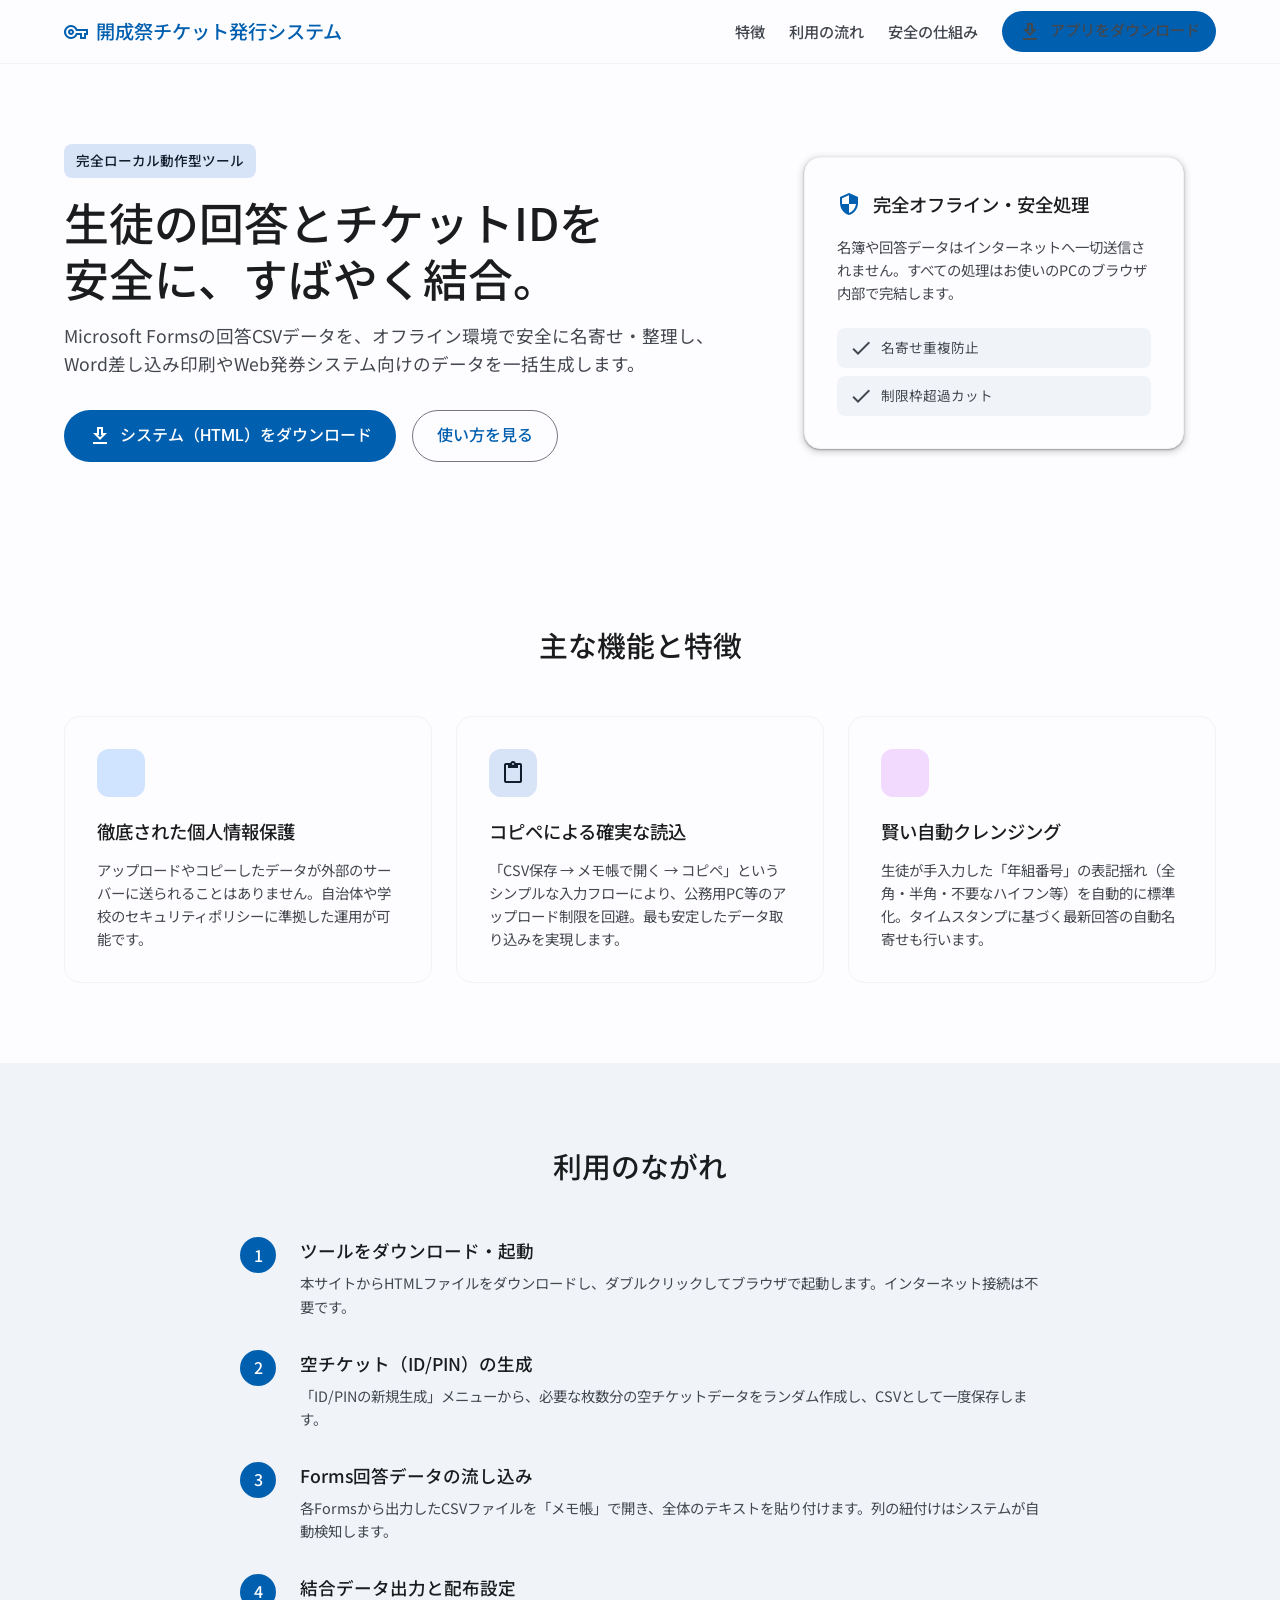
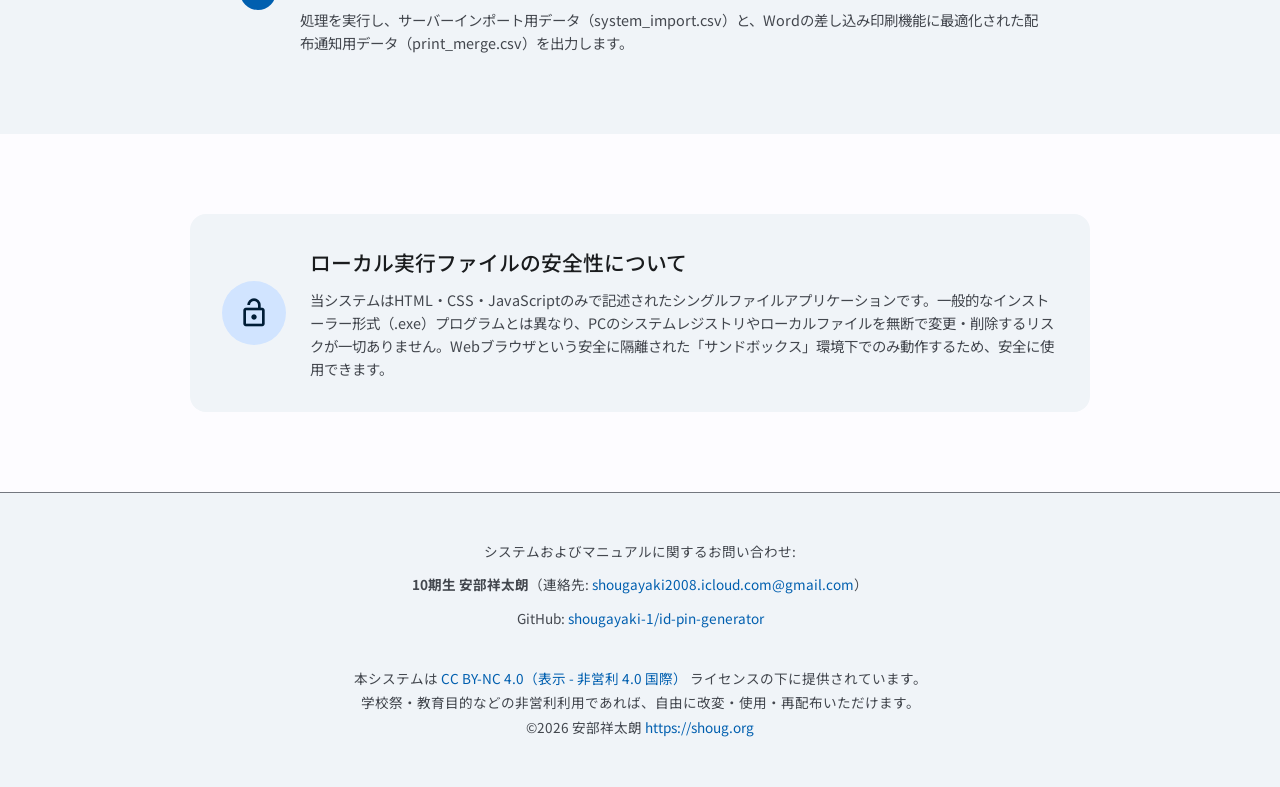
<file: index.html>
<!DOCTYPE html>
<html lang="ja">
<head>
    <meta charset="UTF-8">
    <meta name="viewport" content="width=device-width, initial-scale=1.0">
    <title>開成祭チケット発行システム | 導入ポータル</title>
    <!-- Material Symbols & Fonts -->
    <link href="https://fonts.googleapis.com/css2?family=Noto+Sans+JP:wght@300;400;500;700&family=Roboto:wght@400;500;700&display=swap" rel="stylesheet">
    <link href="https://fonts.googleapis.com/icon?family=Material+Icons+Outlined" rel="stylesheet">
    <link rel="stylesheet" href="styles.css">
</head>
<body>

    <!-- Header Navigation -->
    <header class="app-bar">
        <div class="app-bar-container">
            <span class="app-bar-title">
                <span class="material-icons-outlined">vpn_key</span>
                開成祭チケット発行システム
            </span>
            <nav class="nav-links">
                <a href="#features">特徴</a>
                <a href="#usage">利用の流れ</a>
                <a href="#security">安全の仕組み</a>
                <a href="app.html" download="kaiseisai_ticket_system.html" class="btn-filled btn-sm" id="nav-dl-btn">
                    <span class="material-icons-outlined">download</span>
                    アプリをダウンロード
                </a>
            </nav>
        </div>
    </header>

    <main class="main-content">
        <!-- Hero Section -->
        <section class="hero-section">
            <div class="hero-content">
                <span class="badge">完全ローカル動作型ツール</span>
                <h1 class="hero-title">生徒の回答とチケットIDを<br>安全に、すばやく結合。</h1>
                <p class="hero-subtitle">
                    Microsoft Formsの回答CSVデータを、オフライン環境で安全に名寄せ・整理し、Word差し込み印刷やWeb発券システム向けのデータを一括生成します。
                </p>
                <div class="hero-actions">
                    <a href="app.html" download="kaiseisai_ticket_system.html" class="btn-filled btn-lg" id="hero-dl-btn">
                        <span class="material-icons-outlined">download</span>
                        システム（HTML）をダウンロード
                    </a>
                    <a href="#usage" class="btn-outlined btn-lg">
                        使い方を見る
                    </a>
                </div>
            </div>
            <div class="hero-visual">
                <!-- Visual Card Mockup mimicking M3 design -->
                <div class="visual-card">
                    <div class="card-header">
                        <span class="material-icons-outlined text-primary">security</span>
                        <h3>完全オフライン・安全処理</h3>
                    </div>
                    <div class="card-body">
                        <p>名簿や回答データはインターネットへ一切送信されません。すべての処理はお使いのPCのブラウザ内部で完結します。</p>
                        <div class="visual-badge-list">
                            <span class="v-badge"><span class="material-icons-outlined">check</span>名寄せ重複防止</span>
                            <span class="v-badge"><span class="material-icons-outlined">check</span>制限枠超過カット</span>
                        </div>
                    </div>
                </div>
            </div>
        </section>

        <!-- Features Section -->
        <section id="features" class="section-container">
            <h2 class="section-title">主な機能と特徴</h2>
            <div class="grid-3col">
                <!-- Card 1 -->
                <div class="m3-card">
                    <div class="m3-card-icon bg-primary-container text-on-primary-container">
                        <span class="material-icons-outlined">shield</span>
                    </div>
                    <h3 class="m3-card-title">徹底された個人情報保護</h3>
                    <p class="m3-card-text">
                        アップロードやコピーしたデータが外部のサーバーに送られることはありません。自治体や学校のセキュリティポリシーに準拠した運用が可能です。
                    </p>
                </div>
                <!-- Card 2 -->
                <div class="m3-card">
                    <div class="m3-card-icon bg-secondary-container text-on-secondary-container">
                        <span class="material-icons-outlined">content_paste</span>
                    </div>
                    <h3 class="m3-card-title">コピペによる確実な読込</h3>
                    <p class="m3-card-text">
                        「CSV保存 → メモ帳で開く → コピペ」というシンプルな入力フローにより、公務用PC等のアップロード制限を回避。最も安定したデータ取り込みを実現します。
                    </p>
                </div>
                <!-- Card 3 -->
                <div class="m3-card">
                    <div class="m3-card-icon bg-tertiary-container text-on-tertiary-container">
                        <span class="material-icons-outlined">auto_awesome</span>
                    </div>
                    <h3 class="m3-card-title">賢い自動クレンジング</h3>
                    <p class="m3-card-text">
                        生徒が手入力した「年組番号」の表記揺れ（全角・半角・不要なハイフン等）を自動的に標準化。タイムスタンプに基づく最新回答の自動名寄せも行います。
                    </p>
                </div>
            </div>
        </section>

        <!-- Usage Flow Section -->
        <section id="usage" class="section-container bg-surface-variant">
            <h2 class="section-title">利用のながれ</h2>
            <div class="flow-timeline">
                <!-- Step 1 -->
                <div class="flow-step">
                    <div class="step-number">1</div>
                    <div class="step-content">
                        <h3>ツールをダウンロード・起動</h3>
                        <p>本サイトからHTMLファイルをダウンロードし、ダブルクリックしてブラウザで起動します。インターネット接続は不要です。</p>
                    </div>
                </div>
                <!-- Step 2 -->
                <div class="flow-step">
                    <div class="step-number">2</div>
                    <div class="step-content">
                        <h3>空チケット（ID/PIN）の生成</h3>
                        <p>「ID/PINの新規生成」メニューから、必要な枚数分の空チケットデータをランダム作成し、CSVとして一度保存します。</p>
                    </div>
                </div>
                <!-- Step 3 -->
                <div class="flow-step">
                    <div class="step-number">3</div>
                    <div class="step-content">
                        <h3>Forms回答データの流し込み</h3>
                        <p>各Formsから出力したCSVファイルを「メモ帳」で開き、全体のテキストを貼り付けます。列の紐付けはシステムが自動検知します。</p>
                    </div>
                </div>
                <!-- Step 4 -->
                <div class="flow-step">
                    <div class="step-number">4</div>
                    <div class="step-content">
                        <h3>結合データ出力と配布設定</h3>
                        <p>処理を実行し、サーバーインポート用データ（system_import.csv）と、Wordの差し込み印刷機能に最適化された配布通知用データ（print_merge.csv）を出力します。</p>
                    </div>
                </div>
            </div>
        </section>

        <!-- Security Section -->
        <section id="security" class="section-container">
            <div class="security-info-box">
                <div class="security-icon">
                    <span class="material-icons-outlined">lock_open</span>
                </div>
                <div class="security-text">
                    <h2>ローカル実行ファイルの安全性について</h2>
                    <p>
                        当システムはHTML・CSS・JavaScriptのみで記述されたシングルファイルアプリケーションです。一般的なインストーラー形式（.exe）プログラムとは異なり、PCのシステムレジストリやローカルファイルを無断で変更・削除するリスクが一切ありません。Webブラウザという安全に隔離された「サンドボックス」環境下でのみ動作するため、安全に使用できます。
                    </p>
                </div>
            </div>
        </section>
    </main>

    <!-- Footer with CC License -->
    <footer class="footer">
        <div class="footer-container">
            <p>システムおよびマニュアルに関するお問い合わせ:</p>
            <p><strong>10期生 安部祥太朗</strong>（連絡先: <a href="mailto:shougayaki2008.icloud.com@gmail.com">shougayaki2008.icloud.com@gmail.com</a>）</p>
            <p>GitHub: <a href="https://github.com/shougayaki-1/id-pin-generator" target="_blank" rel="noopener">shougayaki-1/id-pin-generator</a></p>
            <div class="license-info">
                本システムは <a href="https://creativecommons.org/licenses/by-nc/4.0/deed.ja" target="_blank" rel="noopener">CC BY-NC 4.0（表示 - 非営利 4.0 国際）</a> ライセンスの下に提供されています。<br>
                学校祭・教育目的などの非営利利用であれば、自由に改変・使用・再配布いただけます。<br>
                ©2026 安部祥太朗 <a href="https://shoug.org" target="_blank">https://shoug.org</a>
            </div>
        </div>
    </footer>

    <script src="script.js"></script>
</body>
</html>
</file>
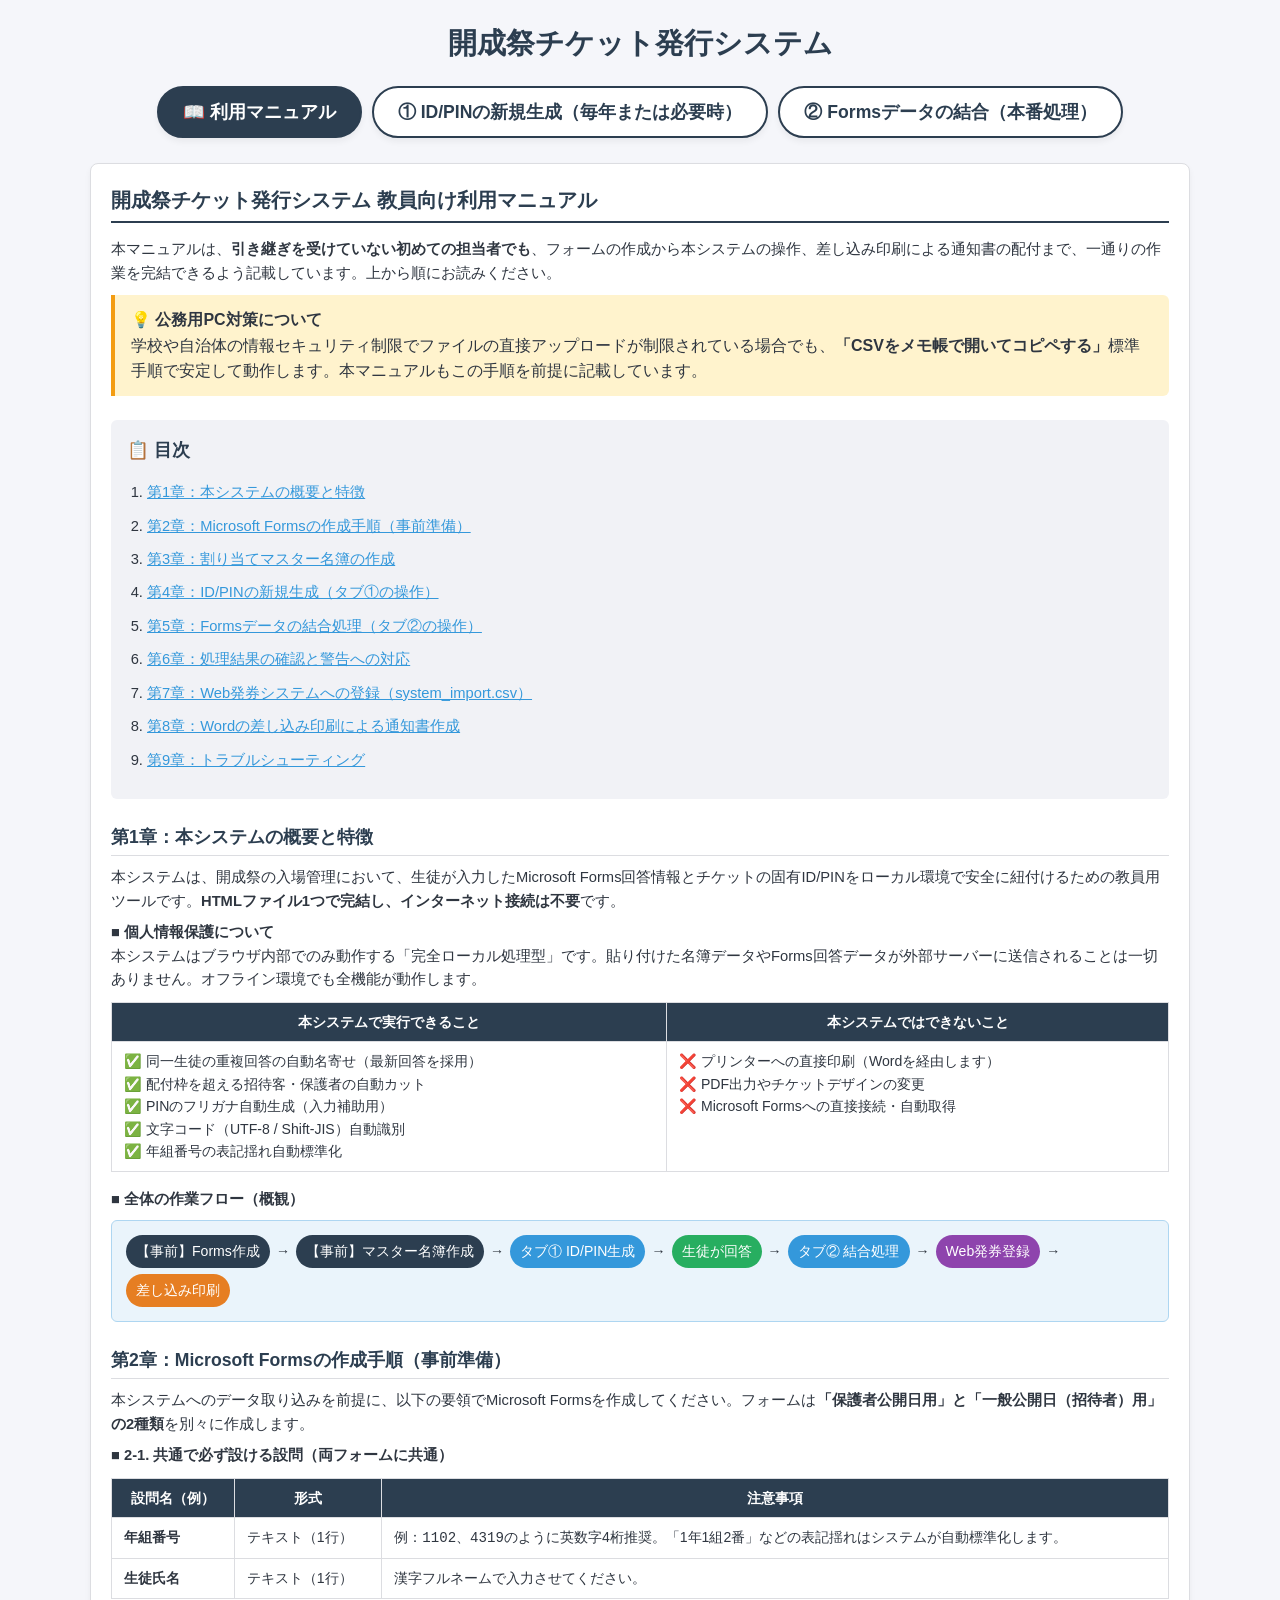
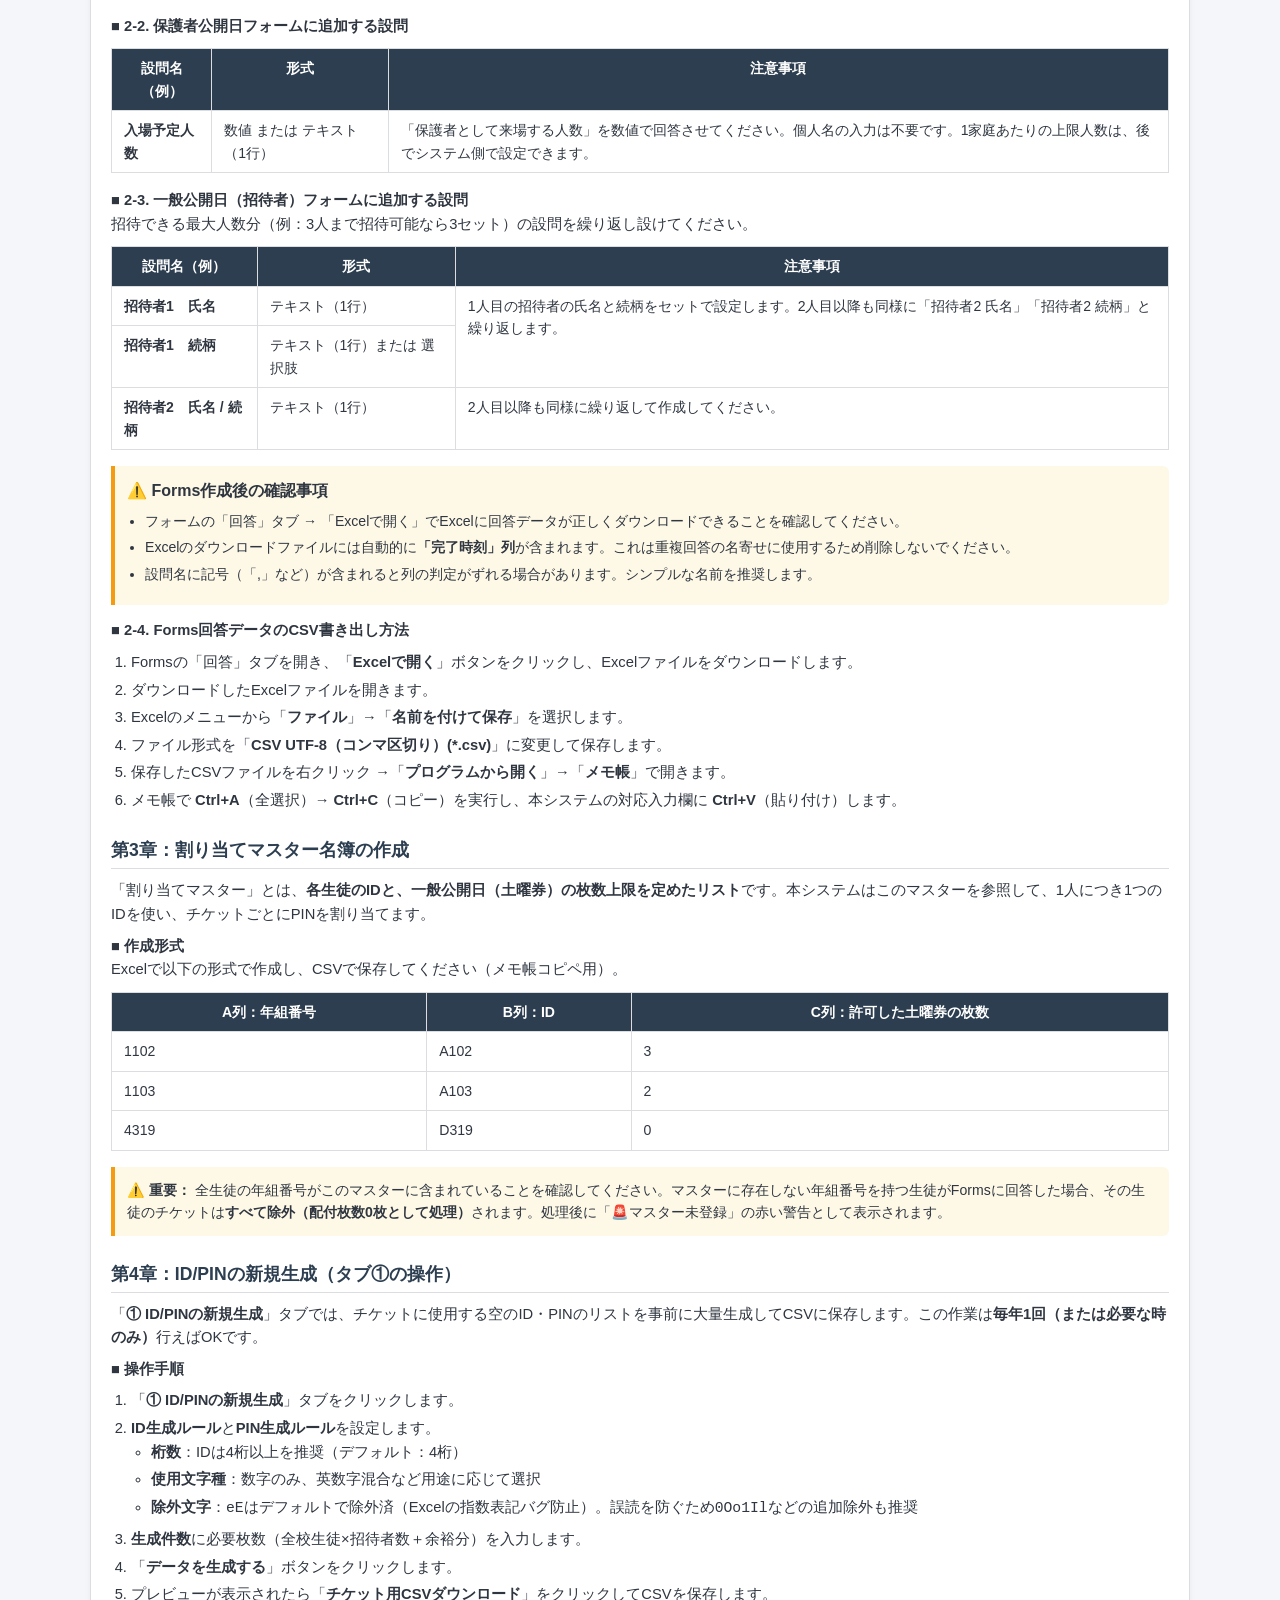
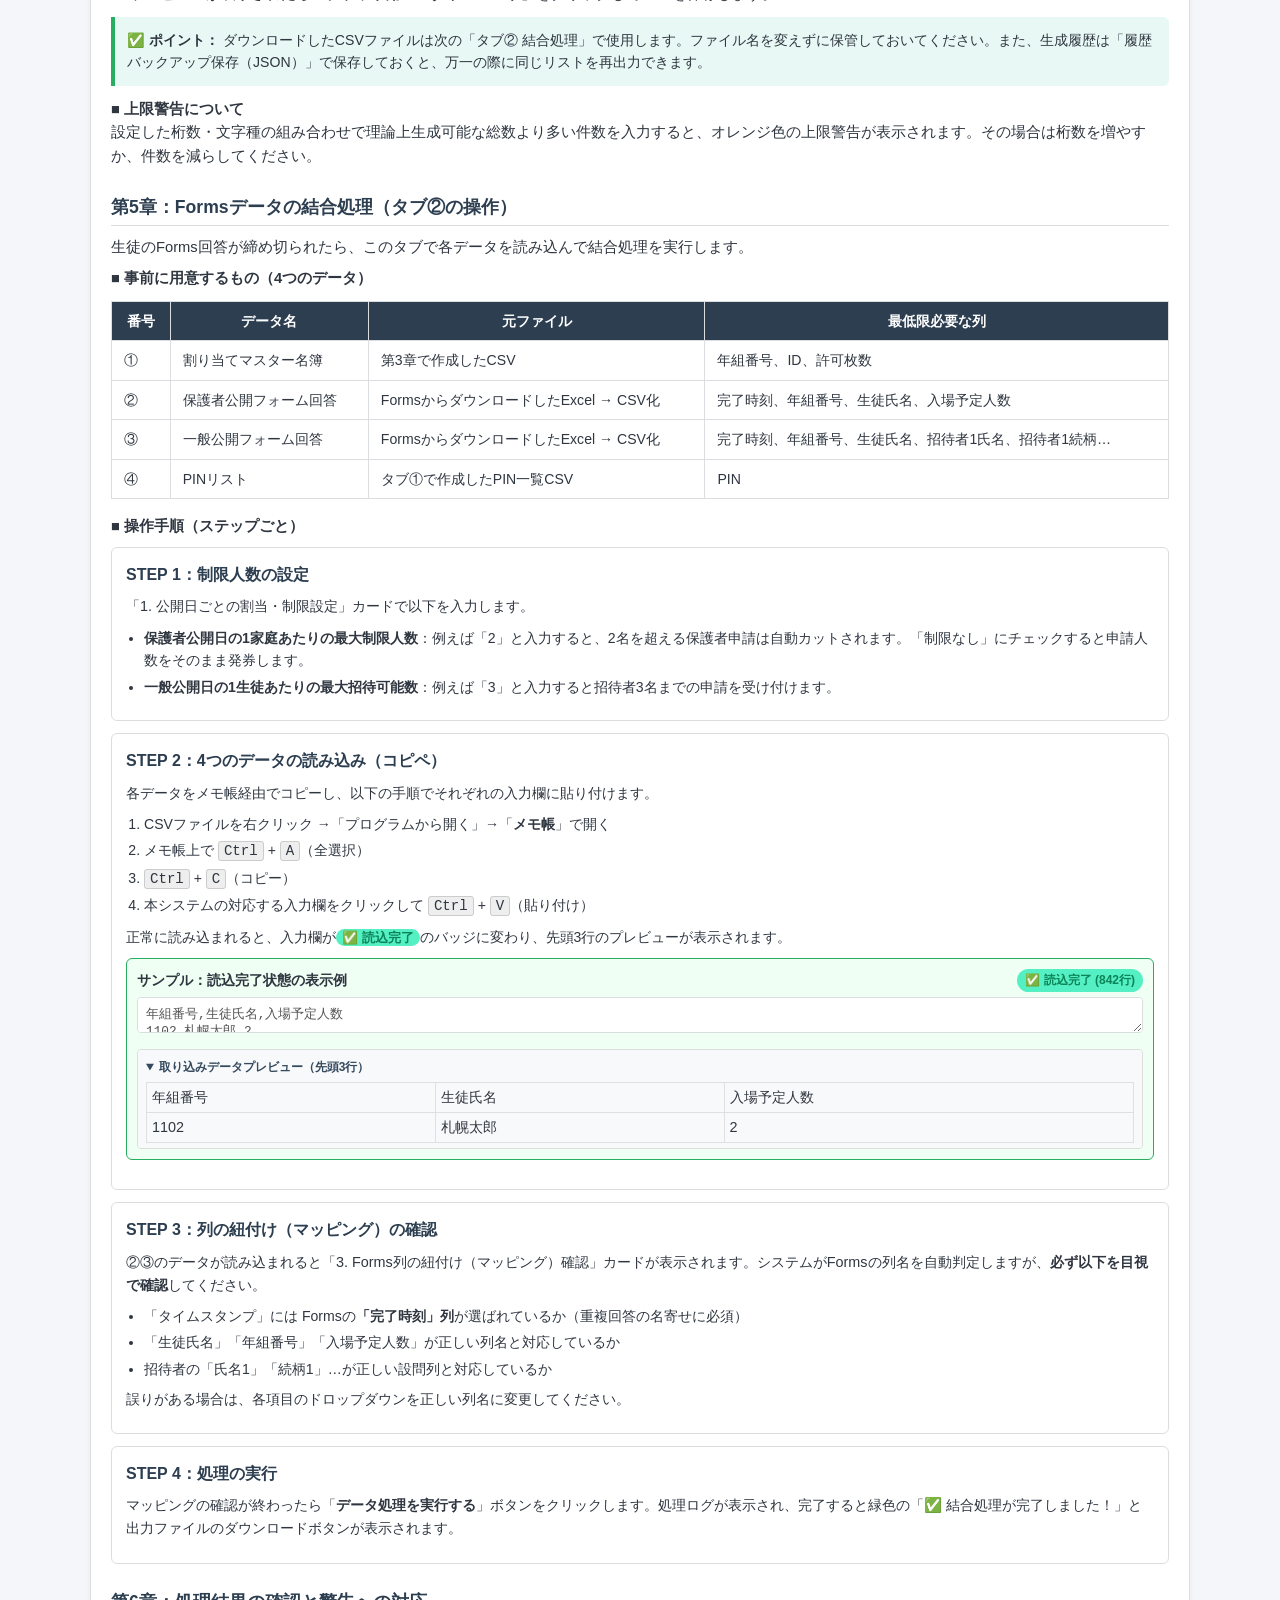
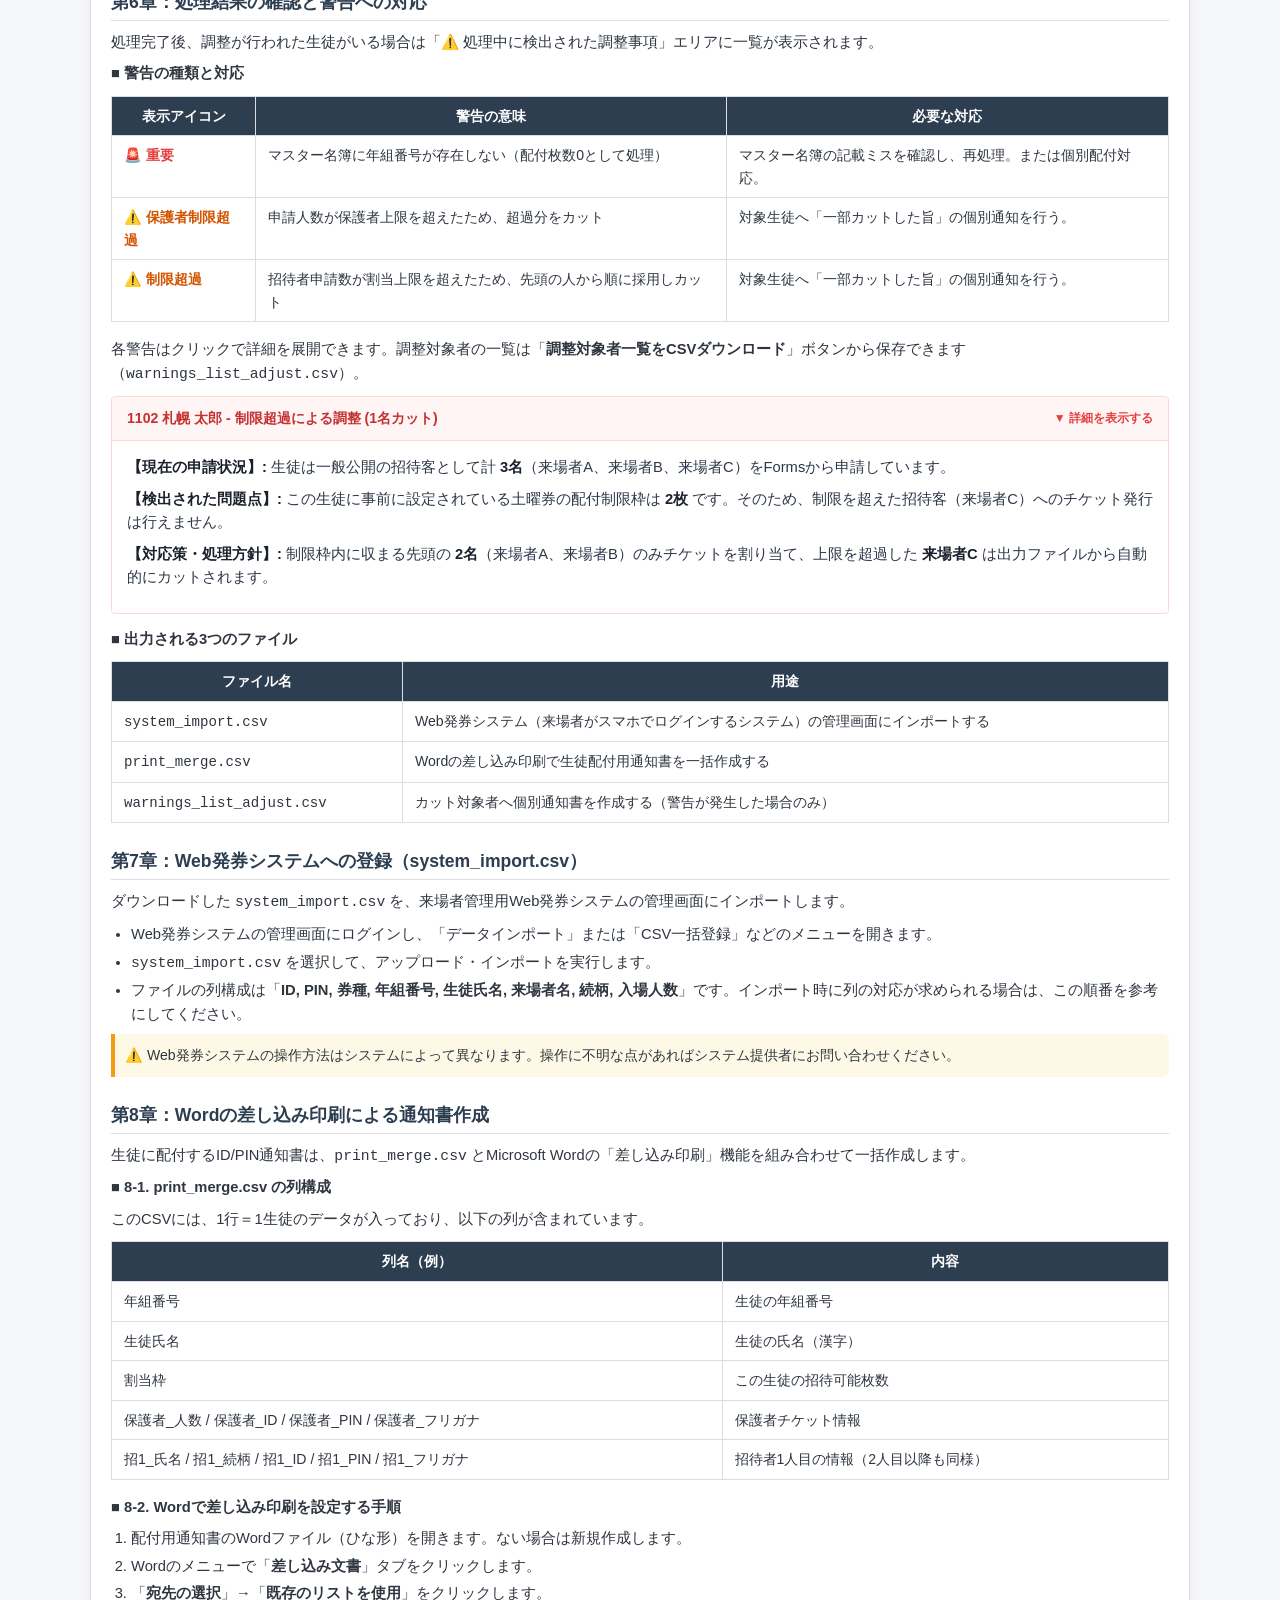
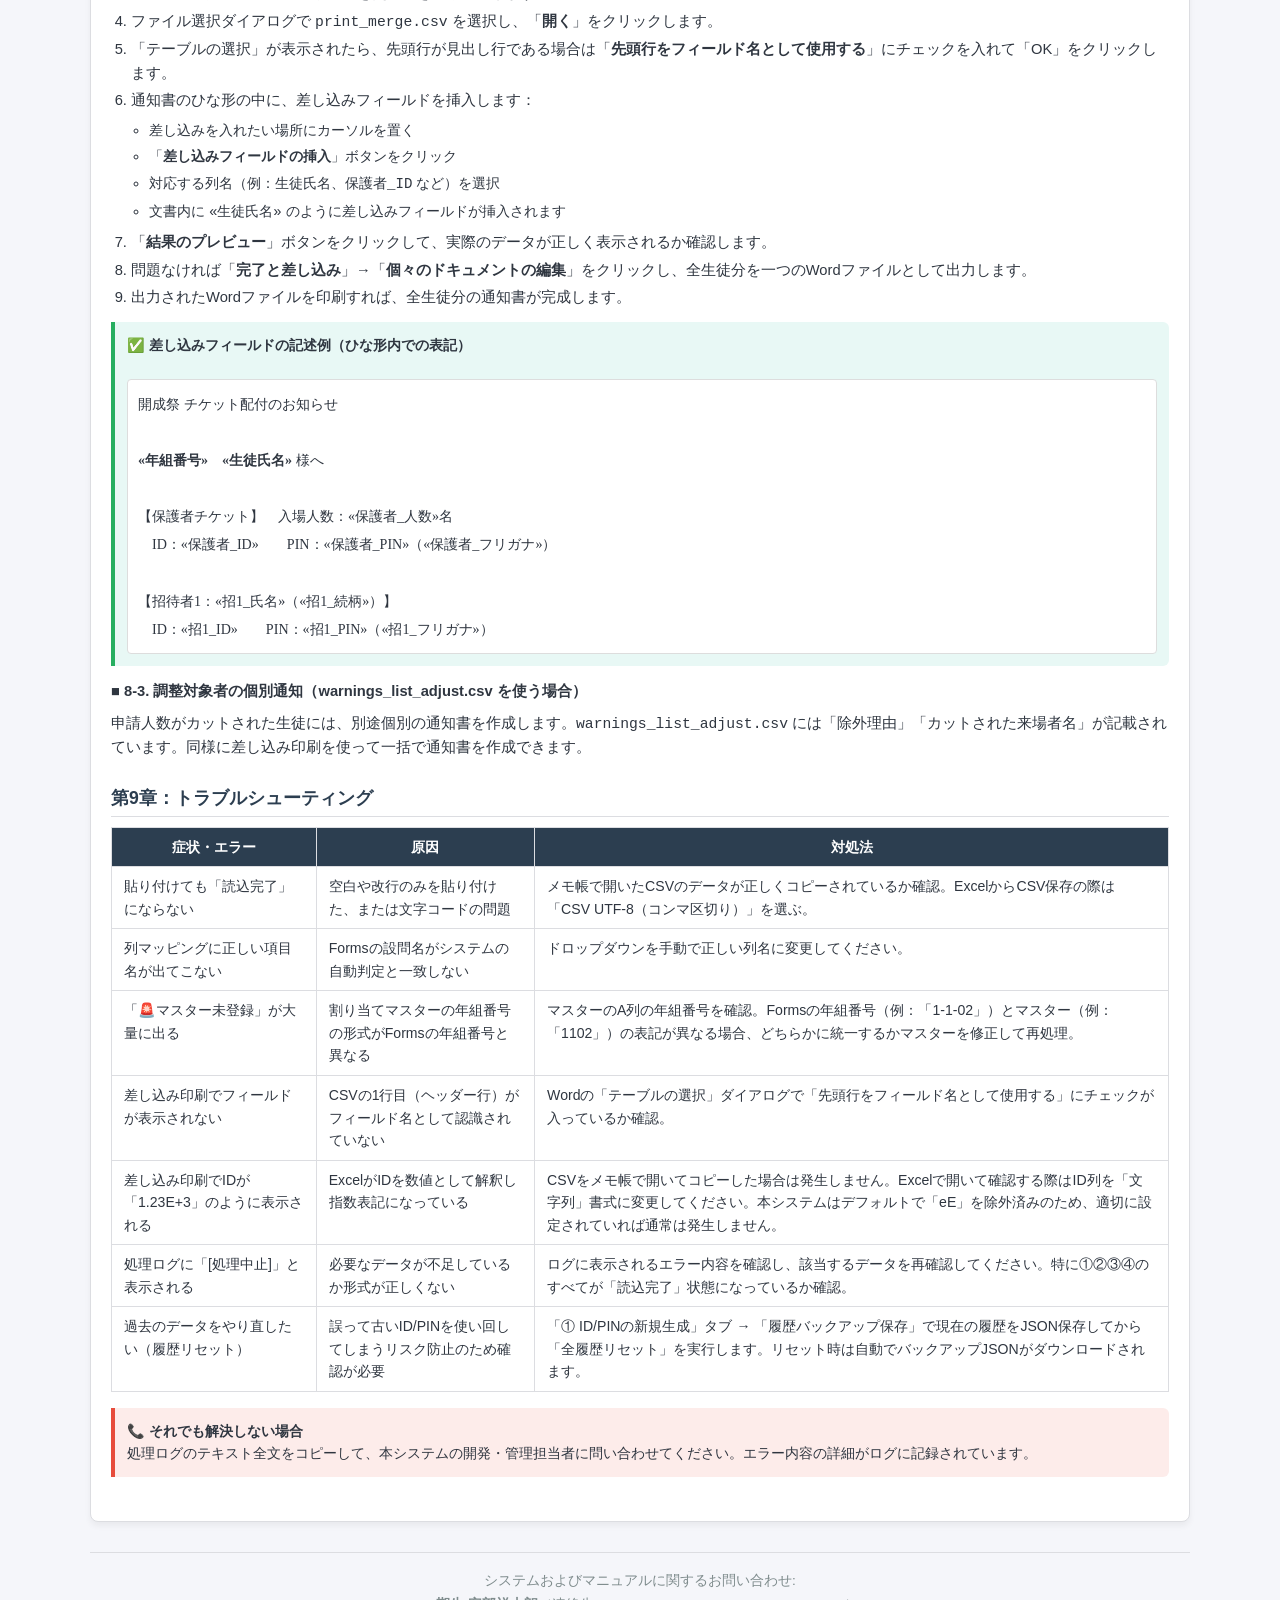
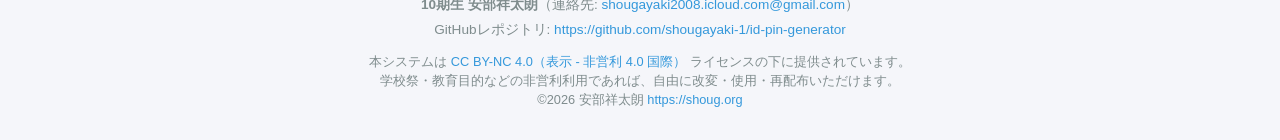
<file: app.html>
<!DOCTYPE html>
<html lang="ja">
<head>
    <meta charset="UTF-8">
    <meta name="viewport" content="width=device-width, initial-scale=1.0">
    <title>開成祭チケット発行システム</title>
    <style>
        :root {
            --primary-color: #2c3e50;
            --secondary-color: #34495e;
            --accent-color: #3498db;
            --danger-color: #e74c3c;
            --success-color: #27ae60;
            --warning-color: #f39c12;
            --background-color: #f5f6fa;
            --card-bg: #ffffff;
            --border-color: #dcdde1;
            --text-color: #2f3640;
            --guide-bg: #e8f4f8;
            --btn-csv-bg: #8e44ad;
            --btn-csv-hover-bg: #9b59b6;
        }

        * {
            box-sizing: border-box;
            margin: 0;
            padding: 0;
        }

        body {
            font-family: 'Helvetica Neue', Arial, 'Hiragino Kaku Gothic ProN', 'Hiragino Sans', Meiryo, sans-serif;
            background-color: var(--background-color);
            color: var(--text-color);
            line-height: 1.6;
            padding: 20px;
        }

        .container {
            max-width: 1100px;
            margin: 0 auto;
        }

        h1 {
            text-align: center;
            color: var(--primary-color);
            margin-bottom: 20px;
            font-size: 1.8rem;
        }

        .tab-menu {
            display: flex;
            justify-content: center;
            gap: 10px;
            margin-bottom: 25px;
            flex-wrap: wrap;
        }

        .tab-btn {
            padding: 12px 24px;
            font-size: 1.1rem;
            font-weight: bold;
            border: 2px solid var(--primary-color);
            background-color: white;
            color: var(--primary-color);
            border-radius: 30px;
            cursor: pointer;
            transition: all 0.3s ease;
            box-shadow: 0 4px 6px rgba(0,0,0,0.05);
        }

        .tab-btn.active {
            background-color: var(--primary-color);
            color: white;
        }

        .tab-content {
            display: none;
        }

        .tab-content.active {
            display: block;
        }

        .card {
            background-color: var(--card-bg);
            border-radius: 8px;
            padding: 20px;
            margin-bottom: 20px;
            box-shadow: 0 4px 6px rgba(0,0,0,0.05);
            border: 1px solid var(--border-color);
        }

        .card h2 {
            border-bottom: 2px solid var(--primary-color);
            padding-bottom: 5px;
            margin-bottom: 15px;
            font-size: 1.25rem;
            color: var(--primary-color);
        }

        .guide-box {
            background-color: var(--guide-bg);
            border-left: 4px solid var(--accent-color);
            padding: 15px;
            margin-bottom: 20px;
            border-radius: 0 5px 5px 0;
            font-size: 0.9rem;
        }

        .guide-box h3 {
            color: #2980b9;
            margin-bottom: 8px;
            font-size: 1rem;
        }

        .guide-box ol, .guide-box ul {
            margin-left: 20px;
        }

        .grid-2col {
            display: grid;
            grid-template-columns: 1fr 1fr;
            gap: 20px;
        }

        @media (max-width: 768px) {
            .grid-2col {
                grid-template-columns: 1fr;
            }
        }

        .form-group {
            margin-bottom: 15px;
            transition: all 0.3s ease;
        }

        .form-group label {
            display: flex;
            justify-content: space-between;
            align-items: center;
            font-weight: bold;
            margin-bottom: 5px;
            font-size: 0.9rem;
        }

        .form-group input[type="number"],
        .form-group input[type="text"],
        .form-group textarea,
        .form-group select {
            width: 100%;
            padding: 8px;
            border: 1px solid var(--border-color);
            border-radius: 4px;
            font-size: 1rem;
            background-color: white;
        }

        .form-group textarea {
            font-family: monospace;
            font-size: 0.8rem;
            resize: vertical;
        }

        .file-status {
            display: inline-block;
            padding: 2px 8px;
            border-radius: 12px;
            font-size: 0.75rem;
            font-weight: bold;
            background-color: #ffeaa7;
            color: #d63031;
        }
        .file-status.loaded {
            background-color: #55efc4;
            color: #0b8457;
        }

        .checkbox-group {
            display: flex;
            flex-wrap: wrap;
            gap: 10px;
        }

        .checkbox-label {
            display: flex;
            align-items: center;
            font-weight: normal;
            font-size: 0.9rem;
            cursor: pointer;
        }

        .checkbox-label input {
            margin-right: 5px;
        }

        .btn {
            padding: 10px 20px;
            border: none;
            border-radius: 4px;
            font-size: 1rem;
            cursor: pointer;
            transition: opacity 0.2s;
            color: white;
            font-weight: bold;
        }

        .btn:hover {
            opacity: 0.9;
        }

        .btn-sm {
            padding: 5px 10px;
            font-size: 0.85rem;
        }

        .btn-primary { background-color: var(--accent-color); }
        .btn-secondary { background-color: var(--secondary-color); }
        .btn-danger { background-color: var(--danger-color); }
        .btn-success { background-color: var(--success-color); }
        .btn-csv { background-color: var(--btn-csv-bg); }

        .btn-block {
            display: block;
            width: 100%;
            font-size: 1.1rem;
            padding: 12px;
        }

        .controls-row {
            display: flex;
            gap: 10px;
            align-items: flex-end;
            margin-bottom: 15px;
            flex-wrap: wrap;
        }

        table {
            width: 100%;
            border-collapse: collapse;
            margin-top: 10px;
            font-size: 0.9rem;
        }

        th, td {
            border: 1px solid var(--border-color);
            padding: 8px;
            text-align: left;
        }

        th {
            background-color: #f1f2f6;
        }

        .help-text {
            font-size: 0.8rem;
            color: #7f8c8d;
            margin-top: 2px;
        }

        #logArea {
            background-color: #2c3e50;
            color: #ecf0f1;
            padding: 15px;
            border-radius: 5px;
            height: 150px;
            overflow-y: auto;
            font-family: monospace;
            font-size: 0.85rem;
            white-space: pre-wrap;
            margin-top: 10px;
        }

        .accordion-container {
            margin-bottom: 8px;
            border: 1px solid #fed7d7;
            border-radius: 4px;
            overflow: hidden;
        }

        .accordion-header {
            background-color: #fff5f5;
            color: #c53030;
            padding: 10px 15px;
            font-weight: bold;
            font-size: 0.88rem;
            cursor: pointer;
            user-select: none;
            display: flex;
            justify-content: space-between;
            align-items: center;
        }

        .accordion-header::after {
            content: '▼ 詳細を表示する';
            font-size: 0.75rem;
            color: #e53e3e;
        }

        .accordion-header.active::after {
            content: '▲ 詳細を閉じる';
        }

        .accordion-body {
            display: none;
            background-color: #ffffff;
            padding: 15px;
            border-top: 1px solid #fed7d7;
            font-size: 0.85rem;
            color: #2d3748;
        }

        .accordion-body p {
            margin-bottom: 8px;
        }

        .accordion-body p strong {
            color: #1a202c;
        }

        .trouble-card {
            border: 1px solid #f5c6cb;
            background-color: #f8d7da;
            color: #721c24;
            padding: 15px;
            border-radius: 6px;
            margin-top: 15px;
            display: none;
        }

        .trouble-card h3 {
            font-size: 1rem;
            margin-bottom: 8px;
            font-weight: bold;
        }

        .trouble-card ul {
            margin-left: 20px;
            font-size: 0.85rem;
        }

        .trouble-card li {
            margin-bottom: 5px;
        }

        .mapping-container {
            display: flex;
            gap: 20px;
            flex-wrap: wrap;
        }

        .mapping-box {
            flex: 1;
            min-width: 320px;
            background: #f8f9fa;
            padding: 15px;
            border-radius: 5px;
            border: 1px solid #eee;
        }

        .mapping-box h3 {
            font-size: 0.95rem;
            margin-bottom: 10px;
            color: #d35400;
            border-bottom: 1px solid #ccc;
            padding-bottom: 5px;
        }

        .mapping-item {
            border-bottom: 1px dashed #ddd;
            padding-bottom: 8px;
            margin-bottom: 8px;
            display: flex;
            flex-direction: column;
            gap: 4px;
        }

        .mapping-item-row {
            display: flex;
            justify-content: space-between;
            align-items: center;
        }

        .mapping-item label {
            font-size: 0.8rem;
            width: 45%;
            font-weight: bold;
            color: #555;
        }

        .mapping-item select {
            width: 50%;
            font-size: 0.8rem;
            padding: 3px;
        }

        .status-bar {
            background-color: var(--secondary-color);
            color: white;
            padding: 10px 20px;
            border-radius: 5px;
            margin-bottom: 20px;
            display: flex;
            justify-content: space-between;
            flex-wrap: wrap;
            font-size: 0.9rem;
        }

        .alert {
            padding: 15px;
            margin-bottom: 20px;
            border-radius: 4px;
            color: white;
            font-weight: bold;
        }
        .alert-warning { background-color: var(--warning-color); }
        .alert-danger { background-color: var(--danger-color); }
        
        .paste-textarea-container {
            display: block;
            margin-top: 8px;
        }

        .file-input-container {
            display: none;
            margin-top: 8px;
        }

        .form-group.loaded-input-wrapper {
            background-color: #f0fff4;
            border-color: var(--success-color) !important;
        }

        .manual-section {
            margin-bottom: 24px;
        }

        .manual-section h3 {
            font-size: 1.1rem;
            color: var(--primary-color);
            margin-bottom: 10px;
            padding-bottom: 4px;
            border-bottom: 1px solid var(--border-color);
        }

        .manual-section p {
            margin-bottom: 8px;
            font-size: 0.92rem;
        }

        .manual-section ul,
        .manual-section ol {
            margin-left: 20px;
            margin-bottom: 8px;
            font-size: 0.92rem;
        }

        .manual-section li {
            margin-bottom: 4px;
        }

        .manual-table {
            width: 100%;
            border-collapse: collapse;
            margin: 10px 0 16px;
            font-size: 0.88rem;
        }

        .manual-table th,
        .manual-table td {
            border: 1px solid var(--border-color);
            padding: 8px 12px;
            vertical-align: top;
        }

        .manual-table th {
            background-color: var(--primary-color);
            color: white;
            text-align: center;
        }

        .preview-box {
            font-size: 0.75rem;
            background: #f8f9fa;
            border: 1px solid #ddd;
            padding: 8px;
            margin-top: 8px;
            border-radius: 4px;
            max-height: 100px;
            overflow-y: auto;
        }

        .preview-box summary {
            font-weight: bold;
            cursor: pointer;
            color: var(--secondary-color);
            outline: none;
            user-select: none;
        }

        .preview-box table {
            margin-top: 5px;
            width: 100%;
            border-collapse: collapse;
        }

        .preview-box th, .preview-box td {
            padding: 3px 5px;
            border: 1px solid #e0e0e0;
        }

        .next-step-box {
            background-color: #fff9db;
            border: 2px dashed #f59f00;
            padding: 15px;
            margin-top: 15px;
            border-radius: 6px;
            display: none;
        }

        .next-step-box h3 {
            color: #f08c00;
            margin-bottom: 5px;
            font-size: 1rem;
            display: flex;
            align-items: center;
            gap: 5px;
        }

        .download-box {
            background-color: #f4fce3;
            border: 2px solid #74b816;
            border-radius: 8px;
            padding: 20px;
            margin-top: 15px;
            width: 100%;
        }

        .download-box h3 {
            color: #5c940f;
            margin-bottom: 10px;
            font-size: 1.1rem;
        }

        .footer-credits {
            text-align: center;
            margin-top: 30px;
            padding: 16px;
            font-size: 0.85rem;
            color: #7f8c8d;
            border-top: 1px solid var(--border-color);
            line-height: 1.8;
        }

        .footer-credits a {
            color: var(--accent-color);
            text-decoration: none;
        }

        .footer-credits a:hover {
            text-decoration: underline;
        }
    </style>
</head>
<body>

<div class="container">
    <h1>開成祭チケット発行システム</h1>

    <!-- タブメニュー -->
    <div class="tab-menu">
        <button id="defaultTabBtn" class="tab-btn active" onclick="switchTab('manualTab', this)">📖 利用マニュアル</button>
        <button id="genTabBtn" class="tab-btn" onclick="switchTab('generatorTab', this)">① ID/PINの新規生成（毎年または必要時）</button>
        <button id="procTabBtn" class="tab-btn" onclick="switchTab('processorTab', this)">② Formsデータの結合（本番処理）</button>
    </div>

    <!-- =================== タブ0: マニュアル =================== -->
    <div id="manualTab" class="tab-content active">
        <div class="card">
            <h2>開成祭チケット発行システム 教員向け利用マニュアル</h2>

            <div class="manual-section">
                <p>本マニュアルは、<strong>引き継ぎを受けていない初めての担当者でも</strong>、フォームの作成から本システムの操作、差し込み印刷による通知書の配付まで、一通りの作業を完結できるよう記載しています。上から順にお読みください。</p>
                <div style="background:#fff3cd; border-left:4px solid #f39c12; padding:12px 16px; border-radius:0 6px 6px 0; margin-top:10px;">
                    <strong>💡 公務用PC対策について</strong><br>
                    学校や自治体の情報セキュリティ制限でファイルの直接アップロードが制限されている場合でも、<strong>「CSVをメモ帳で開いてコピペする」</strong>標準手順で安定して動作します。本マニュアルもこの手順を前提に記載しています。
                </div>
            </div>

            <!-- 目次 -->
            <div class="manual-section" style="background:#f1f2f6; padding:16px; border-radius:6px;">
                <h3 style="border:none; margin-bottom:10px;">📋 目次</h3>
                <ol style="margin-left:20px; line-height:2;">
                    <li><a href="#chap1" style="color:var(--accent-color);">第1章：本システムの概要と特徴</a></li>
                    <li><a href="#chap2" style="color:var(--accent-color);">第2章：Microsoft Formsの作成手順（事前準備）</a></li>
                    <li><a href="#chap3" style="color:var(--accent-color);">第3章：割り当てマスター名簿の作成</a></li>
                    <li><a href="#chap4" style="color:var(--accent-color);">第4章：ID/PINの新規生成（タブ①の操作）</a></li>
                    <li><a href="#chap5" style="color:var(--accent-color);">第5章：Formsデータの結合処理（タブ②の操作）</a></li>
                    <li><a href="#chap6" style="color:var(--accent-color);">第6章：処理結果の確認と警告への対応</a></li>
                    <li><a href="#chap7" style="color:var(--accent-color);">第7章：Web発券システムへの登録（system_import.csv）</a></li>
                    <li><a href="#chap8" style="color:var(--accent-color);">第8章：Wordの差し込み印刷による通知書作成</a></li>
                    <li><a href="#chap9" style="color:var(--accent-color);">第9章：トラブルシューティング</a></li>
                </ol>
            </div>

            <!-- 第1章 -->
            <div class="manual-section" id="chap1">
                <h3>第1章：本システムの概要と特徴</h3>
                <p>本システムは、開成祭の入場管理において、生徒が入力したMicrosoft Forms回答情報とチケットの固有ID/PINをローカル環境で安全に紐付けるための教員用ツールです。<strong>HTMLファイル1つで完結し、インターネット接続は不要</strong>です。</p>

                <p><strong>■ 個人情報保護について</strong><br>
                本システムはブラウザ内部でのみ動作する「完全ローカル処理型」です。貼り付けた名簿データやForms回答データが外部サーバーに送信されることは一切ありません。オフライン環境でも全機能が動作します。</p>

                <table class="manual-table">
                    <thead>
                        <tr><th>本システムで実行できること</th><th>本システムではできないこと</th></tr>
                    </thead>
                    <tbody>
                        <tr>
                            <td>
                                ✅ 同一生徒の重複回答の自動名寄せ（最新回答を採用）<br>
                                ✅ 配付枠を超える招待客・保護者の自動カット<br>
                                ✅ PINのフリガナ自動生成（入力補助用）<br>
                                ✅ 文字コード（UTF-8 / Shift-JIS）自動識別<br>
                                ✅ 年組番号の表記揺れ自動標準化
                            </td>
                            <td>
                                ❌ プリンターへの直接印刷（Wordを経由します）<br>
                                ❌ PDF出力やチケットデザインの変更<br>
                                ❌ Microsoft Formsへの直接接続・自動取得
                            </td>
                        </tr>
                    </tbody>
                </table>

                <p><strong>■ 全体の作業フロー（概観）</strong></p>
                <div style="background:#eaf4fb; border:1px solid #aed6f1; border-radius:6px; padding:14px; margin-top:8px;">
                    <div style="display:flex; flex-wrap:wrap; gap:6px; align-items:center; font-size:0.88rem; line-height:1.8;">
                        <span style="background:#2c3e50; color:white; padding:4px 10px; border-radius:20px; white-space:nowrap;">【事前】Forms作成</span>
                        <span>→</span>
                        <span style="background:#2c3e50; color:white; padding:4px 10px; border-radius:20px; white-space:nowrap;">【事前】マスター名簿作成</span>
                        <span>→</span>
                        <span style="background:#3498db; color:white; padding:4px 10px; border-radius:20px; white-space:nowrap;">タブ① ID/PIN生成</span>
                        <span>→</span>
                        <span style="background:#27ae60; color:white; padding:4px 10px; border-radius:20px; white-space:nowrap;">生徒が回答</span>
                        <span>→</span>
                        <span style="background:#3498db; color:white; padding:4px 10px; border-radius:20px; white-space:nowrap;">タブ② 結合処理</span>
                        <span>→</span>
                        <span style="background:#8e44ad; color:white; padding:4px 10px; border-radius:20px; white-space:nowrap;">Web発券登録</span>
                        <span>→</span>
                        <span style="background:#e67e22; color:white; padding:4px 10px; border-radius:20px; white-space:nowrap;">差し込み印刷</span>
                    </div>
                </div>
            </div>

            <!-- 第2章 -->
            <div class="manual-section" id="chap2">
                <h3>第2章：Microsoft Formsの作成手順（事前準備）</h3>
                <p>本システムへのデータ取り込みを前提に、以下の要領でMicrosoft Formsを作成してください。フォームは<strong>「保護者公開日用」と「一般公開日（招待者）用」の2種類</strong>を別々に作成します。</p>

                <p><strong>■ 2-1. 共通で必ず設ける設問（両フォームに共通）</strong></p>
                <table class="manual-table">
                    <thead>
                        <tr><th>設問名（例）</th><th>形式</th><th>注意事項</th></tr>
                    </thead>
                    <tbody>
                        <tr>
                            <td><strong>年組番号</strong></td>
                            <td>テキスト（1行）</td>
                            <td>例：<code>1102</code>、<code>4319</code>のように英数字4桁推奨。「1年1組2番」などの表記揺れはシステムが自動標準化します。</td>
                        </tr>
                        <tr>
                            <td><strong>生徒氏名</strong></td>
                            <td>テキスト（1行）</td>
                            <td>漢字フルネームで入力させてください。</td>
                        </tr>
                    </tbody>
                </table>

                <p><strong>■ 2-2. 保護者公開日フォームに追加する設問</strong></p>
                <table class="manual-table">
                    <thead>
                        <tr><th>設問名（例）</th><th>形式</th><th>注意事項</th></tr>
                    </thead>
                    <tbody>
                        <tr>
                            <td><strong>入場予定人数</strong></td>
                            <td>数値 または テキスト（1行）</td>
                            <td>「保護者として来場する人数」を数値で回答させてください。個人名の入力は不要です。1家庭あたりの上限人数は、後でシステム側で設定できます。</td>
                        </tr>
                    </tbody>
                </table>

                <p><strong>■ 2-3. 一般公開日（招待者）フォームに追加する設問</strong><br>
                招待できる最大人数分（例：3人まで招待可能なら3セット）の設問を繰り返し設けてください。</p>
                <table class="manual-table">
                    <thead>
                        <tr><th>設問名（例）</th><th>形式</th><th>注意事項</th></tr>
                    </thead>
                    <tbody>
                        <tr>
                            <td><strong>招待者1　氏名</strong></td>
                            <td>テキスト（1行）</td>
                            <td rowspan="2">1人目の招待者の氏名と続柄をセットで設定します。2人目以降も同様に「招待者2 氏名」「招待者2 続柄」と繰り返します。</td>
                        </tr>
                        <tr>
                            <td><strong>招待者1　続柄</strong></td>
                            <td>テキスト（1行）または 選択肢</td>
                        </tr>
                        <tr>
                            <td><strong>招待者2　氏名 / 続柄</strong></td>
                            <td>テキスト（1行）</td>
                            <td>2人目以降も同様に繰り返して作成してください。</td>
                        </tr>
                    </tbody>
                </table>

                <div style="background:#fef9e7; border-left:4px solid #f39c12; padding:12px; border-radius:0 6px 6px 0; margin-top:12px;">
                    <strong>⚠️ Forms作成後の確認事項</strong>
                    <ul style="margin-left:18px; margin-top:6px; font-size:0.88rem;">
                        <li>フォームの「回答」タブ → 「Excelで開く」でExcelに回答データが正しくダウンロードできることを確認してください。</li>
                        <li>Excelのダウンロードファイルには自動的に<strong>「完了時刻」列</strong>が含まれます。これは重複回答の名寄せに使用するため削除しないでください。</li>
                        <li>設問名に記号（「,」など）が含まれると列の判定がずれる場合があります。シンプルな名前を推奨します。</li>
                    </ul>
                </div>

                <p style="margin-top:14px;"><strong>■ 2-4. Forms回答データのCSV書き出し方法</strong></p>
                <ol>
                    <li>Formsの「回答」タブを開き、「<strong>Excelで開く</strong>」ボタンをクリックし、Excelファイルをダウンロードします。</li>
                    <li>ダウンロードしたExcelファイルを開きます。</li>
                    <li>Excelのメニューから「<strong>ファイル</strong>」→「<strong>名前を付けて保存</strong>」を選択します。</li>
                    <li>ファイル形式を「<strong>CSV UTF-8（コンマ区切り）(*.csv)</strong>」に変更して保存します。</li>
                    <li>保存したCSVファイルを右クリック →「<strong>プログラムから開く</strong>」→「<strong>メモ帳</strong>」で開きます。</li>
                    <li>メモ帳で <strong>Ctrl+A</strong>（全選択）→ <strong>Ctrl+C</strong>（コピー）を実行し、本システムの対応入力欄に <strong>Ctrl+V</strong>（貼り付け）します。</li>
                </ol>
            </div>

            <!-- 第3章 -->
            <div class="manual-section" id="chap3">
                <h3>第3章：割り当てマスター名簿の作成</h3>
                <p>「割り当てマスター」とは、<strong>各生徒のIDと、一般公開日（土曜券）の枚数上限を定めたリスト</strong>です。本システムはこのマスターを参照して、1人につき1つのIDを使い、チケットごとにPINを割り当てます。</p>

                <p><strong>■ 作成形式</strong><br>
                Excelで以下の形式で作成し、CSVで保存してください（メモ帳コピペ用）。</p>
                <table class="manual-table">
                    <thead>
                        <tr><th>A列：年組番号</th><th>B列：ID</th><th>C列：許可した土曜券の枚数</th></tr>
                    </thead>
                    <tbody>
                        <tr><td>1102</td><td>A102</td><td>3</td></tr>
                        <tr><td>1103</td><td>A103</td><td>2</td></tr>
                        <tr><td>4319</td><td>D319</td><td>0</td></tr>
                    </tbody>
                </table>

                <div style="background:#fef9e7; border-left:4px solid #f39c12; padding:12px; border-radius:0 6px 6px 0; margin-top:8px; font-size:0.88rem;">
                    <strong>⚠️ 重要：</strong> 全生徒の年組番号がこのマスターに含まれていることを確認してください。マスターに存在しない年組番号を持つ生徒がFormsに回答した場合、その生徒のチケットは<strong>すべて除外（配付枚数0枚として処理）</strong>されます。処理後に「🚨マスター未登録」の赤い警告として表示されます。
                </div>
            </div>

            <!-- 第4章 -->
            <div class="manual-section" id="chap4">
                <h3>第4章：ID/PINの新規生成（タブ①の操作）</h3>
                <p>「<strong>① ID/PINの新規生成</strong>」タブでは、チケットに使用する空のID・PINのリストを事前に大量生成してCSVに保存します。この作業は<strong>毎年1回（または必要な時のみ）</strong>行えばOKです。</p>

                <p><strong>■ 操作手順</strong></p>
                <ol>
                    <li>「<strong>① ID/PINの新規生成</strong>」タブをクリックします。</li>
                    <li><strong>ID生成ルール</strong>と<strong>PIN生成ルール</strong>を設定します。
                        <ul>
                            <li><strong>桁数</strong>：IDは4桁以上を推奨（デフォルト：4桁）</li>
                            <li><strong>使用文字種</strong>：数字のみ、英数字混合など用途に応じて選択</li>
                            <li><strong>除外文字</strong>：<code>eE</code>はデフォルトで除外済（Excelの指数表記バグ防止）。誤読を防ぐため<code>0Oo1Il</code>などの追加除外も推奨</li>
                        </ul>
                    </li>
                    <li><strong>生成件数</strong>に必要枚数（全校生徒×招待者数＋余裕分）を入力します。</li>
                    <li>「<strong>データを生成する</strong>」ボタンをクリックします。</li>
                    <li>プレビューが表示されたら「<strong>チケット用CSVダウンロード</strong>」をクリックしてCSVを保存します。</li>
                </ol>

                <div style="background:#e8f8f5; border-left:4px solid #27ae60; padding:12px; border-radius:0 6px 6px 0; margin-top:10px; font-size:0.88rem;">
                    <strong>✅ ポイント：</strong> ダウンロードしたCSVファイルは次の「タブ② 結合処理」で使用します。ファイル名を変えずに保管しておいてください。また、生成履歴は「履歴バックアップ保存（JSON）」で保存しておくと、万一の際に同じリストを再出力できます。
                </div>

                <p style="margin-top:12px;"><strong>■ 上限警告について</strong><br>
                設定した桁数・文字種の組み合わせで理論上生成可能な総数より多い件数を入力すると、オレンジ色の上限警告が表示されます。その場合は桁数を増やすか、件数を減らしてください。</p>
            </div>

            <!-- 第5章 -->
            <div class="manual-section" id="chap5">
                <h3>第5章：Formsデータの結合処理（タブ②の操作）</h3>
                <p>生徒のForms回答が締め切られたら、このタブで各データを読み込んで結合処理を実行します。</p>

                <p><strong>■ 事前に用意するもの（4つのデータ）</strong></p>
                <table class="manual-table">
                    <thead>
                        <tr><th>番号</th><th>データ名</th><th>元ファイル</th><th>最低限必要な列</th></tr>
                    </thead>
                    <tbody>
                        <tr>
                            <td>①</td>
                            <td>割り当てマスター名簿</td>
                            <td>第3章で作成したCSV</td>
                            <td>年組番号、ID、許可枚数</td>
                        </tr>
                        <tr>
                            <td>②</td>
                            <td>保護者公開フォーム回答</td>
                            <td>FormsからダウンロードしたExcel → CSV化</td>
                            <td>完了時刻、年組番号、生徒氏名、入場予定人数</td>
                        </tr>
                        <tr>
                            <td>③</td>
                            <td>一般公開フォーム回答</td>
                            <td>FormsからダウンロードしたExcel → CSV化</td>
                            <td>完了時刻、年組番号、生徒氏名、招待者1氏名、招待者1続柄…</td>
                        </tr>
                        <tr>
                            <td>④</td>
                            <td>PINリスト</td>
                            <td>タブ①で作成したPIN一覧CSV</td>
                            <td>PIN</td>
                        </tr>
                    </tbody>
                </table>

                <p style="margin-top:14px;"><strong>■ 操作手順（ステップごと）</strong></p>

                <div style="counter-reset: step-counter; margin-top:8px;">

                    <div style="border:1px solid #dcdde1; border-radius:6px; padding:14px; margin-bottom:12px;">
                        <div style="font-weight:bold; color:#2c3e50; margin-bottom:8px; font-size:1rem;">STEP 1：制限人数の設定</div>
                        <p style="font-size:0.9rem;">「1. 公開日ごとの割当・制限設定」カードで以下を入力します。</p>
                        <ul style="margin-left:18px; font-size:0.88rem;">
                            <li><strong>保護者公開日の1家庭あたりの最大制限人数</strong>：例えば「2」と入力すると、2名を超える保護者申請は自動カットされます。「制限なし」にチェックすると申請人数をそのまま発券します。</li>
                            <li><strong>一般公開日の1生徒あたりの最大招待可能数</strong>：例えば「3」と入力すると招待者3名までの申請を受け付けます。</li>
                        </ul>
                    </div>

                    <div style="border:1px solid #dcdde1; border-radius:6px; padding:14px; margin-bottom:12px;">
                        <div style="font-weight:bold; color:#2c3e50; margin-bottom:8px; font-size:1rem;">STEP 2：4つのデータの読み込み（コピペ）</div>
                        <p style="font-size:0.9rem;">各データをメモ帳経由でコピーし、以下の手順でそれぞれの入力欄に貼り付けます。</p>
                        <ol style="margin-left:18px; font-size:0.88rem;">
                            <li>CSVファイルを右クリック →「プログラムから開く」→「<strong>メモ帳</strong>」で開く</li>
                            <li>メモ帳上で <kbd style="background:#eee; padding:1px 5px; border-radius:3px; border:1px solid #ccc;">Ctrl</kbd> + <kbd style="background:#eee; padding:1px 5px; border-radius:3px; border:1px solid #ccc;">A</kbd>（全選択）</li>
                            <li><kbd style="background:#eee; padding:1px 5px; border-radius:3px; border:1px solid #ccc;">Ctrl</kbd> + <kbd style="background:#eee; padding:1px 5px; border-radius:3px; border:1px solid #ccc;">C</kbd>（コピー）</li>
                            <li>本システムの対応する入力欄をクリックして <kbd style="background:#eee; padding:1px 5px; border-radius:3px; border:1px solid #ccc;">Ctrl</kbd> + <kbd style="background:#eee; padding:1px 5px; border-radius:3px; border:1px solid #ccc;">V</kbd>（貼り付け）</li>
                        </ol>
                        <p style="font-size:0.88rem; margin-top:8px;">正常に読み込まれると、入力欄が<span style="background:#55efc4; color:#0b8457; padding:1px 6px; border-radius:10px; font-size:0.8rem; font-weight:bold;">✅ 読込完了</span>のバッジに変わり、先頭3行のプレビューが表示されます。</p>
                        <div class="form-group loaded-input-wrapper" style="margin-top:10px; border:1px solid var(--success-color); padding:10px; border-radius:6px;">
                            <label>サンプル：読込完了状態の表示例<span class="file-status loaded">✅ 読込完了 (842行)</span></label>
                            <textarea disabled style="height:36px;">年組番号,生徒氏名,入場予定人数&#10;1102,札幌太郎,2</textarea>
                            <div class="preview-box"><details open><summary>取り込みデータプレビュー（先頭3行）</summary><table><tr><td>年組番号</td><td>生徒氏名</td><td>入場予定人数</td></tr><tr><td>1102</td><td>札幌太郎</td><td>2</td></tr></table></details></div>
                        </div>
                    </div>

                    <div style="border:1px solid #dcdde1; border-radius:6px; padding:14px; margin-bottom:12px;">
                        <div style="font-weight:bold; color:#2c3e50; margin-bottom:8px; font-size:1rem;">STEP 3：列の紐付け（マッピング）の確認</div>
                        <p style="font-size:0.9rem;">②③のデータが読み込まれると「3. Forms列の紐付け（マッピング）確認」カードが表示されます。システムがFormsの列名を自動判定しますが、<strong>必ず以下を目視で確認</strong>してください。</p>
                        <ul style="margin-left:18px; font-size:0.88rem;">
                            <li>「タイムスタンプ」には Formsの<strong>「完了時刻」列</strong>が選ばれているか（重複回答の名寄せに必須）</li>
                            <li>「生徒氏名」「年組番号」「入場予定人数」が正しい列名と対応しているか</li>
                            <li>招待者の「氏名1」「続柄1」…が正しい設問列と対応しているか</li>
                        </ul>
                        <p style="font-size:0.88rem; margin-top:6px;">誤りがある場合は、各項目のドロップダウンを正しい列名に変更してください。</p>
                    </div>

                    <div style="border:1px solid #dcdde1; border-radius:6px; padding:14px; margin-bottom:12px;">
                        <div style="font-weight:bold; color:#2c3e50; margin-bottom:8px; font-size:1rem;">STEP 4：処理の実行</div>
                        <p style="font-size:0.9rem;">マッピングの確認が終わったら「<strong>データ処理を実行する</strong>」ボタンをクリックします。処理ログが表示され、完了すると緑色の「✅ 結合処理が完了しました！」と出力ファイルのダウンロードボタンが表示されます。</p>
                    </div>
                </div>
            </div>

            <!-- 第6章 -->
            <div class="manual-section" id="chap6">
                <h3>第6章：処理結果の確認と警告への対応</h3>
                <p>処理完了後、調整が行われた生徒がいる場合は「⚠️ 処理中に検出された調整事項」エリアに一覧が表示されます。</p>

                <p><strong>■ 警告の種類と対応</strong></p>
                <table class="manual-table">
                    <thead>
                        <tr><th>表示アイコン</th><th>警告の意味</th><th>必要な対応</th></tr>
                    </thead>
                    <tbody>
                        <tr>
                            <td style="color:#e53e3e; font-weight:bold;">🚨 重要</td>
                            <td>マスター名簿に年組番号が存在しない（配付枚数0として処理）</td>
                            <td>マスター名簿の記載ミスを確認し、再処理。または個別配付対応。</td>
                        </tr>
                        <tr>
                            <td style="color:#d35400; font-weight:bold;">⚠️ 保護者制限超過</td>
                            <td>申請人数が保護者上限を超えたため、超過分をカット</td>
                            <td>対象生徒へ「一部カットした旨」の個別通知を行う。</td>
                        </tr>
                        <tr>
                            <td style="color:#d35400; font-weight:bold;">⚠️ 制限超過</td>
                            <td>招待者申請数が割当上限を超えたため、先頭の人から順に採用しカット</td>
                            <td>対象生徒へ「一部カットした旨」の個別通知を行う。</td>
                        </tr>
                    </tbody>
                </table>

                <p style="margin-top:10px;">各警告はクリックで詳細を展開できます。調整対象者の一覧は「<strong>調整対象者一覧をCSVダウンロード</strong>」ボタンから保存できます（<code>warnings_list_adjust.csv</code>）。</p>

                <div class="accordion-container" style="margin-top:10px;">
                    <div class="accordion-header">1102 札幌 太郎 - 制限超過による調整 (1名カット)</div>
                    <div class="accordion-body" style="display: block;">
                        <p><strong>【現在の申請状況】:</strong> 生徒は一般公開の招待客として計 <strong>3名</strong>（来場者A、来場者B、来場者C）をFormsから申請しています。</p>
                        <p><strong>【検出された問題点】:</strong> この生徒に事前に設定されている土曜券の配付制限枠は <strong>2枚</strong> です。そのため、制限を超えた招待客（来場者C）へのチケット発行は行えません。</p>
                        <p><strong>【対応策・処理方針】:</strong> 制限枠内に収まる先頭の <strong>2名</strong>（来場者A、来場者B）のみチケットを割り当て、上限を超過した <strong>来場者C</strong> は出力ファイルから自動的にカットされます。</p>
                    </div>
                </div>

                <p style="margin-top:14px;"><strong>■ 出力される3つのファイル</strong></p>
                <table class="manual-table">
                    <thead>
                        <tr><th>ファイル名</th><th>用途</th></tr>
                    </thead>
                    <tbody>
                        <tr>
                            <td><code>system_import.csv</code></td>
                            <td>Web発券システム（来場者がスマホでログインするシステム）の管理画面にインポートする</td>
                        </tr>
                        <tr>
                            <td><code>print_merge.csv</code></td>
                            <td>Wordの差し込み印刷で生徒配付用通知書を一括作成する</td>
                        </tr>
                        <tr>
                            <td><code>warnings_list_adjust.csv</code></td>
                            <td>カット対象者へ個別通知書を作成する（警告が発生した場合のみ）</td>
                        </tr>
                    </tbody>
                </table>
            </div>

            <!-- 第7章 -->
            <div class="manual-section" id="chap7">
                <h3>第7章：Web発券システムへの登録（system_import.csv）</h3>
                <p>ダウンロードした <code>system_import.csv</code> を、来場者管理用Web発券システムの管理画面にインポートします。</p>
                <ul>
                    <li>Web発券システムの管理画面にログインし、「データインポート」または「CSV一括登録」などのメニューを開きます。</li>
                    <li><code>system_import.csv</code> を選択して、アップロード・インポートを実行します。</li>
                    <li>ファイルの列構成は「<strong>ID, PIN, 券種, 年組番号, 生徒氏名, 来場者名, 続柄, 入場人数</strong>」です。インポート時に列の対応が求められる場合は、この順番を参考にしてください。</li>
                </ul>
                <div style="background:#fef9e7; border-left:4px solid #f39c12; padding:10px; border-radius:0 6px 6px 0; font-size:0.88rem; margin-top:8px;">
                    ⚠️ Web発券システムの操作方法はシステムによって異なります。操作に不明な点があればシステム提供者にお問い合わせください。
                </div>
            </div>

            <!-- 第8章 -->
            <div class="manual-section" id="chap8">
                <h3>第8章：Wordの差し込み印刷による通知書作成</h3>
                <p>生徒に配付するID/PIN通知書は、<code>print_merge.csv</code> とMicrosoft Wordの「差し込み印刷」機能を組み合わせて一括作成します。</p>

                <p><strong>■ 8-1. print_merge.csv の列構成</strong></p>
                <p>このCSVには、1行＝1生徒のデータが入っており、以下の列が含まれています。</p>
                <table class="manual-table">
                    <thead>
                        <tr><th>列名（例）</th><th>内容</th></tr>
                    </thead>
                    <tbody>
                        <tr><td>年組番号</td><td>生徒の年組番号</td></tr>
                        <tr><td>生徒氏名</td><td>生徒の氏名（漢字）</td></tr>
                        <tr><td>割当枠</td><td>この生徒の招待可能枚数</td></tr>
                        <tr><td>保護者_人数 / 保護者_ID / 保護者_PIN / 保護者_フリガナ</td><td>保護者チケット情報</td></tr>
                        <tr><td>招1_氏名 / 招1_続柄 / 招1_ID / 招1_PIN / 招1_フリガナ</td><td>招待者1人目の情報（2人目以降も同様）</td></tr>
                    </tbody>
                </table>

                <p style="margin-top:14px;"><strong>■ 8-2. Wordで差し込み印刷を設定する手順</strong></p>
                <ol>
                    <li>配付用通知書のWordファイル（ひな形）を開きます。ない場合は新規作成します。</li>
                    <li>Wordのメニューで「<strong>差し込み文書</strong>」タブをクリックします。</li>
                    <li>「<strong>宛先の選択</strong>」→「<strong>既存のリストを使用</strong>」をクリックします。</li>
                    <li>ファイル選択ダイアログで <code>print_merge.csv</code> を選択し、「<strong>開く</strong>」をクリックします。</li>
                    <li>「テーブルの選択」が表示されたら、先頭行が見出し行である場合は「<strong>先頭行をフィールド名として使用する</strong>」にチェックを入れて「OK」をクリックします。</li>
                    <li>通知書のひな形の中に、差し込みフィールドを挿入します：
                        <ul style="margin-left:18px; margin-top:6px; font-size:0.88rem;">
                            <li>差し込みを入れたい場所にカーソルを置く</li>
                            <li>「<strong>差し込みフィールドの挿入</strong>」ボタンをクリック</li>
                            <li>対応する列名（例：<code>生徒氏名</code>、<code>保護者_ID</code> など）を選択</li>
                            <li>文書内に <code>«生徒氏名»</code> のように差し込みフィールドが挿入されます</li>
                        </ul>
                    </li>
                    <li>「<strong>結果のプレビュー</strong>」ボタンをクリックして、実際のデータが正しく表示されるか確認します。</li>
                    <li>問題なければ「<strong>完了と差し込み</strong>」→「<strong>個々のドキュメントの編集</strong>」をクリックし、全生徒分を一つのWordファイルとして出力します。</li>
                    <li>出力されたWordファイルを印刷すれば、全生徒分の通知書が完成します。</li>
                </ol>

                <div style="background:#e8f8f5; border-left:4px solid #27ae60; padding:12px; border-radius:0 6px 6px 0; margin-top:12px; font-size:0.88rem;">
                    <strong>✅ 差し込みフィールドの記述例（ひな形内での表記）</strong><br><br>
                    <div style="background:white; border:1px solid #ddd; padding:10px; border-radius:4px; font-family:serif; line-height:2;">
                        開成祭 チケット配付のお知らせ<br>
                        <br>
                        <strong>«年組番号»　«生徒氏名»</strong> 様へ<br>
                        <br>
                        【保護者チケット】　入場人数：«保護者_人数»名<br>
                        　ID：«保護者_ID»　　PIN：«保護者_PIN»（«保護者_フリガナ»）<br>
                        <br>
                        【招待者1：«招1_氏名»（«招1_続柄»）】<br>
                        　ID：«招1_ID»　　PIN：«招1_PIN»（«招1_フリガナ»）
                    </div>
                </div>

                <p style="margin-top:14px;"><strong>■ 8-3. 調整対象者の個別通知（warnings_list_adjust.csv を使う場合）</strong></p>
                <p>申請人数がカットされた生徒には、別途個別の通知書を作成します。<code>warnings_list_adjust.csv</code> には「除外理由」「カットされた来場者名」が記載されています。同様に差し込み印刷を使って一括で通知書を作成できます。</p>
            </div>

            <!-- 第9章 -->
            <div class="manual-section" id="chap9">
                <h3>第9章：トラブルシューティング</h3>
                <table class="manual-table">
                    <thead>
                        <tr><th>症状・エラー</th><th>原因</th><th>対処法</th></tr>
                    </thead>
                    <tbody>
                        <tr>
                            <td>貼り付けても「読込完了」にならない</td>
                            <td>空白や改行のみを貼り付けた、または文字コードの問題</td>
                            <td>メモ帳で開いたCSVのデータが正しくコピーされているか確認。ExcelからCSV保存の際は「CSV UTF-8（コンマ区切り）」を選ぶ。</td>
                        </tr>
                        <tr>
                            <td>列マッピングに正しい項目名が出てこない</td>
                            <td>Formsの設問名がシステムの自動判定と一致しない</td>
                            <td>ドロップダウンを手動で正しい列名に変更してください。</td>
                        </tr>
                        <tr>
                            <td>「🚨マスター未登録」が大量に出る</td>
                            <td>割り当てマスターの年組番号の形式がFormsの年組番号と異なる</td>
                            <td>マスターのA列の年組番号を確認。Formsの年組番号（例：「1-1-02」）とマスター（例：「1102」）の表記が異なる場合、どちらかに統一するかマスターを修正して再処理。</td>
                        </tr>
                        <tr>
                            <td>差し込み印刷でフィールドが表示されない</td>
                            <td>CSVの1行目（ヘッダー行）がフィールド名として認識されていない</td>
                            <td>Wordの「テーブルの選択」ダイアログで「先頭行をフィールド名として使用する」にチェックが入っているか確認。</td>
                        </tr>
                        <tr>
                            <td>差し込み印刷でIDが「1.23E+3」のように表示される</td>
                            <td>ExcelがIDを数値として解釈し指数表記になっている</td>
                            <td>CSVをメモ帳で開いてコピーした場合は発生しません。Excelで開いて確認する際はID列を「文字列」書式に変更してください。本システムはデフォルトで「eE」を除外済みのため、適切に設定されていれば通常は発生しません。</td>
                        </tr>
                        <tr>
                            <td>処理ログに「[処理中止]」と表示される</td>
                            <td>必要なデータが不足しているか形式が正しくない</td>
                            <td>ログに表示されるエラー内容を確認し、該当するデータを再確認してください。特に①②③④のすべてが「読込完了」状態になっているか確認。</td>
                        </tr>
                        <tr>
                            <td>過去のデータをやり直したい（履歴リセット）</td>
                            <td>誤って古いID/PINを使い回してしまうリスク防止のため確認が必要</td>
                            <td>「① ID/PINの新規生成」タブ → 「履歴バックアップ保存」で現在の履歴をJSON保存してから「全履歴リセット」を実行します。リセット時は自動でバックアップJSONがダウンロードされます。</td>
                        </tr>
                    </tbody>
                </table>

                <div style="background:#fdecea; border-left:4px solid #e74c3c; padding:12px; border-radius:0 6px 6px 0; margin-top:14px; font-size:0.88rem;">
                    <strong>📞 それでも解決しない場合</strong><br>
                    処理ログのテキスト全文をコピーして、本システムの開発・管理担当者に問い合わせてください。エラー内容の詳細がログに記録されています。
                </div>
            </div>

        </div>
    </div>

    <!-- =================== タブ1: ID/PIN 生成 =================== -->
    <div id="generatorTab" class="tab-content">
        <div class="guide-box">
            <h3>🔰 ① ID/PIN 新規生成の使い方</h3>
            <p>生徒や招待客に割り当てる前の、空の「ID」と「パスワード（PIN）」をランダムに事前作成する画面です。</p>
            <ul>
                <li>ルール（桁数や除外文字）を設定して、必要な件数を入力して生成します。</li>
                <li>生成した空のリストはCSVとして保存し、「② Formsデータの結合」画面で読み込ませます。</li>
            </ul>
        </div>

        <div class="status-bar">
            <span id="statusTotalCreated">総生成履歴: 0件</span>
            <span id="statusUsedIds">登録済ID数: 0 / 登録済PIN数: 0</span>
        </div>

        <div class="grid-2col">
            <!-- ID設定 -->
            <div class="card">
                <h2>ID 生成ルール</h2>
                <div class="form-group">
                    <label>桁数</label>
                    <input type="number" id="idLength" value="4" min="4" max="32" onchange="checkTheoreticalLimits()">
                </div>
                <div class="form-group">
                    <label>使用する文字種</label>
                    <div class="checkbox-group">
                        <label class="checkbox-label"><input type="checkbox" id="idUseNum" checked onchange="checkTheoreticalLimits()">数字 (0-9)</label>
                        <label class="checkbox-label"><input type="checkbox" id="idUseUpper" onchange="checkTheoreticalLimits()">英大文字 (A-Z)</label>
                        <label class="checkbox-label"><input type="checkbox" id="idUseLower" onchange="checkTheoreticalLimits()">英小文字 (a-z)</label>
                        <label class="checkbox-label"><input type="checkbox" id="idUseSym" onchange="checkTheoreticalLimits()">記号</label>
                    </div>
                </div>
                <div class="form-group">
                    <label>全体から除外する文字</label>
                    <input type="text" id="idExclude" value="eE" placeholder="例: 0Oo1Il" oninput="checkTheoreticalLimits()">
                    <div class="help-text">※Excelの指数表記バグ防止のためデフォルトで eE が除外されます</div>
                </div>
                <div class="form-group">
                    <label>1文字目に使用しない文字</label>
                    <input type="text" id="idExcludeFirst" value="0" oninput="checkTheoreticalLimits()">
                </div>
            </div>

            <!-- PIN設定 -->
            <div class="card">
                <h2>PIN 生成ルール</h2>
                <div class="form-group">
                    <label>桁数</label>
                    <input type="number" id="pinLength" value="4" min="4" max="32" onchange="checkTheoreticalLimits()">
                </div>
                <div class="form-group">
                    <label>使用する文字種</label>
                    <div class="checkbox-group">
                        <label class="checkbox-label"><input type="checkbox" id="pinUseNum" checked onchange="checkTheoreticalLimits()">数字 (0-9)</label>
                        <label class="checkbox-label"><input type="checkbox" id="pinUseUpper" checked onchange="checkTheoreticalLimits()">英大文字 (A-Z)</label>
                        <label class="checkbox-label"><input type="checkbox" id="pinUseLower" onchange="checkTheoreticalLimits()">英小文字 (a-z)</label>
                        <label class="checkbox-label"><input type="checkbox" id="pinUseSym" onchange="checkTheoreticalLimits()">記号</label>
                    </div>
                </div>
                <div class="form-group">
                    <label>全体から除外する文字</label>
                    <input type="text" id="pinExclude" value="eE" placeholder="例: 0Oo1Il" oninput="checkTheoreticalLimits()">
                </div>
                <div class="form-group">
                    <label>1文字目に使用しない文字</label>
                    <input type="text" id="pinExcludeFirst" value="0" oninput="checkTheoreticalLimits()">
                </div>
            </div>
        </div>

        <div class="card">
            <h2>生成実行</h2>
            <div class="controls-row">
                <div class="form-group" style="margin-bottom: 0; flex-grow: 1;">
                    <label>生成件数</label>
                    <input type="number" id="generateCount" value="100" min="1" max="10000" oninput="checkTheoreticalLimits()">
                </div>
                <button class="btn btn-primary btn-block" style="width: auto;" onclick="generateData()">データを生成する</button>
            </div>
            <div id="theoreticalLimitAlert" class="alert" style="display: none; margin-top: 15px;"></div>
        </div>

        <div class="card" id="resultArea" style="display: none;">
            <h2>直近の生成結果 <span id="currentCount"></span></h2>
            <div class="controls-row">
                <button class="btn btn-csv" onclick="downloadCSV()">チケット用CSVダウンロード</button>
            </div>
            <p class="help-text">※プレビューは先頭10件のみ表示しています</p>
            <table>
                <thead>
                    <tr><th>No.</th><th>ID</th><th>PIN</th></tr>
                </thead>
                <tbody id="previewTable"></tbody>
            </table>

            <!-- 次のステップへのナビゲーション誘導 -->
            <div class="next-step-box" id="nextStepNav" style="display: block;">
                <h3>👉 次のステップ</h3>
                <p>PINリストのダウンロードが完了しました。次に<strong>「② Formsデータの結合（本番処理）」</strong>タブをクリックし、ここでダウンロードしたCSVファイルのPIN列を <strong>「④ PINリスト」</strong> 欄に読み込ませて処理を開始してください。</p>
            </div>
        </div>

        <div class="card">
            <h2>履歴・バックアップ管理</h2>
            <div class="controls-row">
                <button class="btn btn-secondary" onclick="exportBackupJSON()">履歴バックアップ保存 (JSON)</button>
                <button class="btn btn-secondary" onclick="document.getElementById('fileInput').click()">履歴の復元 (JSON)</button>
                <input type="file" id="fileInput" accept=".json" style="display: none;" onchange="importBackupJSON(event)">
                <button class="btn btn-danger" style="margin-left: auto;" onclick="clearHistory()">全履歴リセット</button>
            </div>
            <h3 style="margin-top: 15px; font-size: 1rem;">生成履歴ログ</h3>
            <table>
                <thead>
                    <tr><th>生成日時</th><th>件数</th><th>IDルール</th><th>PINルール</th><th>再出力</th></tr>
                </thead>
                <tbody id="historyTable"></tbody>
            </table>
        </div>
    </div>


    <!-- =================== タブ2: 結合処理 =================== -->
    <div id="processorTab" class="tab-content">
        <div class="guide-box">
            <h3>🔰 ② Formsデータの結合（本番処理）の使い方</h3>
            <p>Forms回答データと、生徒ごとのID台帳、事前作成したPINリストを紐付け、「システム登録用」「印刷用」のデータを作ります。</p>
            <ol>
                <li><strong>STEP 1: 各データ入力</strong>を行います。最初からコピペ入力用のボックスが表示されています。</li>
                <li><strong>STEP 2: 列の紐付け（マッピング）</strong>が自動推測されます。ズレがある場合は正しい項目を選択し直してください。</li>
                <li><strong>STEP 3: 処理実行ボタン</strong>を押し、完了後に生成される2つのファイルを保存します。</li>
            </ol>
        </div>

        <!-- Dynamic Limit Configuration -->
        <div class="card">
            <h2>1. 公開日ごとの割当・制限設定</h2>
            <div class="grid-2col">
                <div class="form-group" id="parentLimitGroup">
                    <label>保護者公開日の1家庭あたりの最大制限人数</label>
                    <div style="display: flex; align-items: center; gap: 15px; margin-bottom: 5px;">
                        <input type="number" id="maxParents" value="5" min="1" max="20" style="width: 100px; background-color: #f1f2f6;" disabled>
                        <label class="checkbox-label" style="font-weight: bold; color: var(--success-color);">
                            <input type="checkbox" id="parentUnlimited" checked onchange="toggleParentUnlimited()"> 制限なし（無制限）
                        </label>
                    </div>
                    <p class="help-text">※「制限なし」にチェックを入れると、Formsで回答された人数分をそのまま発券します。チェックを外すと、設定された上限を超える人数は自動的にカットされます。</p>
                </div>
                <div class="form-group" id="inviteeGroup">
                    <label>一般公開日の1生徒あたりの最大招待可能数</label>
                    <input type="number" id="maxInvitees" value="3" min="1" max="20" onchange="onLimitConfigChange()">
                    <p class="help-text">※一般公開日の招待客回答データ(③)を入力すると、自動調整されます。</p>
                </div>
            </div>
        </div>

        <!-- File Uploads & Copy-Paste Fallback (コピペ入力をデフォルトに設定) -->
        <div class="card">
            <h2>2. データの読み込み（メモ帳テキストのコピペ、またはファイル選択）</h2>
            <p class="help-text" style="margin-bottom:15px; color:#e67e22;">※Excel等から書き出したCSVを「メモ帳」で開き、全選択（Ctrl+A）してコピーし、下記の各テキストエリアへ貼り付け（Ctrl+V）てください。ファイル選択による直接読込も可能です（文字コードは自動で判定されます）。</p>
            
            <!-- ① 割り当てマスター -->
            <div class="form-group" id="fg_quota" style="border: 1px solid var(--border-color); padding: 12px; border-radius: 6px; margin-bottom:15px;">
                <label>
                    ① 年組番号・ID・許可した土曜券(旧招待券)の枚数
                    <span id="badge_quota" class="file-status">未読込</span>
                </label>
                
                <!-- 初期状態で表示されるコピペエリア -->
                <div id="paste_area_quota" class="paste-textarea-container">
                    <p class="help-text" style="color:var(--accent-color);">メモ帳等でファイルを開いて全コピーし、以下に貼り付けてください。</p>
                    <textarea id="paste_quota" rows="4" placeholder="メモ帳で開いたデータをここにペーストしてください" oninput="handlePastedInput('quota')"></textarea>
                </div>
                
                <!-- ファイル選択エリア（デフォルトでは非表示） -->
                <div id="file_area_quota" class="file-input-container">
                    <input type="file" id="quotaFile" style="width:100%;">
                </div>

                <div id="preview_quota" class="preview-box" style="display:none;"></div>

                <div style="text-align: right; margin-top:5px;">
                    <button id="btn_toggle_quota" class="btn btn-secondary btn-sm" onclick="toggleInputMethod('quota')">ファイル選択に切り替える</button>
                </div>
                <p class="help-text">A列に「年組番号」、B列に「ID」、C列に「許可した土曜券の枚数」が入ったリスト（割り当てマスター）</p>
            </div>

            <!-- ② 保護者Forms -->
            <div class="form-group" id="fg_formsPar" style="border: 1px solid var(--border-color); padding: 12px; border-radius: 6px; margin-bottom:15px;">
                <label>
                    ② 【保護者公開】入場者フォーム回答
                    <span id="badge_formsPar" class="file-status">未読込</span>
                </label>
                
                <div id="paste_area_formsPar" class="paste-textarea-container">
                    <p class="help-text" style="color:var(--accent-color);">メモ帳等でファイルを開いて全コピーし、以下に貼り付けてください。</p>
                    <textarea id="paste_formsPar" rows="4" placeholder="メモ帳で開いたデータをここにペーストしてください" oninput="handlePastedInput('formsPar')"></textarea>
                </div>

                <div id="file_area_formsPar" class="file-input-container">
                    <input type="file" id="formsParFile" style="width:100%;">
                </div>

                <div id="preview_formsPar" class="preview-box" style="display:none;"></div>

                <div style="text-align: right; margin-top:5px;">
                    <button id="btn_toggle_formsPar" class="btn btn-secondary btn-sm" onclick="toggleInputMethod('formsPar')">ファイル選択に切り替える</button>
                </div>
                <div class="help-text" style="margin-top: 5px;">
                    データの列に「完了時刻 (タイムスタンプ)」「年組番号」「生徒氏名」「入場予定人数」が含まれている必要があります。
                </div>
            </div>

            <!-- ③ 一般招待者Forms -->
            <div class="form-group" id="fg_formsInv" style="border: 1px solid var(--border-color); padding: 12px; border-radius: 6px; margin-bottom:15px;">
                <label>
                    ③ 【一般公開】招待者フォーム回答
                    <span id="badge_formsInv" class="file-status">未読込</span>
                </label>
                
                <div id="paste_area_formsInv" class="paste-textarea-container">
                    <p class="help-text" style="color:var(--accent-color);">メモ帳等でファイルを開いて全コピーし、以下に貼り付けてください。</p>
                    <textarea id="paste_formsInv" rows="4" placeholder="メモ帳で開いたデータをここにペーストしてください" oninput="handlePastedInput('formsInv')"></textarea>
                </div>

                <div id="file_area_formsInv" class="file-input-container">
                    <input type="file" id="formsInvFile" style="width:100%;">
                </div>

                <div id="preview_formsInv" class="preview-box" style="display:none;"></div>

                <div style="text-align: right; margin-top:5px;">
                    <button id="btn_toggle_formsInv" class="btn btn-secondary btn-sm" onclick="toggleInputMethod('formsInv')">ファイル選択に切り替える</button>
                </div>
                <div class="help-text" style="margin-top: 5px;">
                    データの列に「完了時刻 (タイムスタンプ)」「年組番号」「生徒氏名」、および「招待者ごとの氏名・続柄」が含まれている必要があります。
                </div>
            </div>

            <!-- ④ PIN リスト -->
            <div class="form-group" id="fg_idpin" style="border: 1px solid var(--border-color); padding: 12px; border-radius: 6px;">
                <label>
                    ④ PIN リスト
                    <span id="badge_idpin" class="file-status">未読込</span>
                </label>
                
                <div id="paste_area_idpin" class="paste-textarea-container">
                    <p class="help-text" style="color:var(--accent-color);">生成したPIN一覧をメモ帳等で開き、全コピーして以下に貼り付けてください。ID列は不要です。</p>
                    <textarea id="paste_idpin" rows="4" placeholder="メモ帳で開いたデータをここにペーストしてください" oninput="handlePastedInput('idpin')"></textarea>
                </div>

                <div id="file_area_idpin" class="file-input-container">
                    <input type="file" id="idpinFile" style="width:100%;">
                </div>

                <div id="preview_idpin" class="preview-box" style="display:none;"></div>

                <div style="text-align: right; margin-top:5px;">
                    <button id="btn_toggle_idpin" class="btn btn-secondary btn-sm" onclick="toggleInputMethod('idpin')">ファイル選択に切り替える</button>
                </div>
                <p class="help-text">チケット1枚につきPINを1つ消費します。各生徒のIDは①の割り当てマスターから取得します。</p>
            </div>
        </div>

        <!-- Dynamic Column Mapping -->
        <div class="card" id="mappingCard" style="display: none;">
            <h2>3. Forms列の紐付け（マッピング）確認</h2>
            <div style="background-color: #fff9db; border-left: 4px solid #f59f00; padding: 10px; margin-bottom: 15px; font-size: 0.85rem; font-weight: bold; color: #d9480f;">
                ⚠️ 処理実行前の重要なお願い：<br>
                システムの自動解析によって最適と推測された列が選択されていますが、実際のデータ配置と異なる場合があります。必ず各項目が正しいデータ列を選択しているか、目視でご確認ください。
            </div>
            <div class="mapping-container">
                <div class="mapping-box">
                    <h3>【保護者公開】フォームの列設定</h3>
                    <div id="mappingControlsPar"></div>
                </div>
                <div class="mapping-box">
                    <h3>【一般公開】フォームの列設定</h3>
                    <div id="mappingControlsInv"></div>
                </div>
            </div>
            <button class="btn btn-primary btn-block" style="margin-top:20px;" onclick="processData()">データ処理を実行する</button>
        </div>

        <!-- Processing Log & Structured Alerts & Downloads -->
        <div class="card" id="executeCard" style="display: none;">
            <h2>4. 処理結果と確認事項</h2>
            
            <!-- 構造化された警告確認エリア（折りたたみアコーディオン） -->
            <div id="structuredWarningsArea" style="display: none; margin-bottom: 20px;">
                <div style="display: flex; justify-content: space-between; align-items: center; margin-bottom: 12px; border-bottom: 1px solid #fed7d7; padding-bottom: 5px; flex-wrap: wrap; gap: 10px;">
                    <h3 style="font-size: 1.1rem; color: var(--danger-color); margin: 0;">⚠️ 処理中に検出された調整事項</h3>
                    <button class="btn btn-secondary btn-sm" onclick="downloadWarningsCSV()">調整対象者一覧をCSVダウンロード</button>
                </div>
                <p class="help-text" style="margin-bottom: 12px; color: #555;">
                    制限枠の超過、または「割り当てマスター未登録」などの原因により一部調整（自動足切り）されたデータです。項目をクリックすると、詳細情報を確認できます。<br>
                    <strong>※この警告が出た生徒向けの個別連絡用プリントは、右上のボタンから「調整対象者一覧CSV」をダウンロードし、Word差し込み印刷を活用して一括作成できます。</strong>
                </p>
                <div id="warningsList"></div>
            </div>

            <div id="logArea">待機中...</div>

            <!-- エラー時のヘルプトラブルシューターエリア -->
            <div id="troubleshooterArea" class="trouble-card">
                <h3>❌ 処理実行時にエラーが発生しました</h3>
                <p style="margin-bottom: 8px;">原因として、以下のような可能性が考えられます。以下の内容を確認・是正してください。</p>
                <ul id="troubleshooterSolutions"></ul>
                <p style="margin-top: 8px; font-size: 0.8rem; color: #5c0d12;">※システムエラー詳細: <span id="troubleshooterMsg"></span></p>
            </div>

            <div id="downloadArea" class="controls-row" style="display: none; padding-top: 15px; border-top: 1px solid #eee; margin-top: 20px;">
                <div class="download-box">
                    <h3>🎉 処理が正常に完了しました！</h3>
                    <p style="font-size: 0.9rem; color: #37b24d; font-weight: bold; margin-bottom: 15px;">
                        ⚠️ 注意：後工程を進めるために、以下の【①・②のCSVファイルは両方とも必須】です。必ず両方を保存してください。
                    </p>
                    <div style="display: flex; gap: 15px; flex-wrap: wrap;">
                        <div style="flex: 1; min-width: 280px; background: white; padding: 15px; border-radius: 6px; border: 1px solid #c0eb75;">
                            <strong style="color: var(--primary-color); font-size: 0.95rem;">① システムインポート用 CSV</strong>
                            <p class="help-text" style="margin-bottom: 12px; height: 35px;">Web発券サーバー（来場者がログインする予約サイト等）の管理画面に登録・取り込むための、縦持ち構成のデータです。</p>
                            <button class="btn btn-success btn-block" onclick="downloadSystemCSV()">① system_import.csv 保存</button>
                        </div>
                        <div style="flex: 1; min-width: 280px; background: white; padding: 15px; border-radius: 6px; border: 1px solid #c0eb75;">
                            <strong style="color: var(--primary-color); font-size: 0.95rem;">② Word差し込み印刷用 CSV</strong>
                            <p class="help-text" style="margin-bottom: 12px; height: 35px;">生徒全員に配布する「ID・パスワード通知書」のプリントを、Microsoft Wordの差し込み印刷で一括生成するためのデータです。</p>
                            <button class="btn btn-success btn-block" onclick="downloadPrintCSV()">② print_merge.csv 保存</button>
                        </div>
                    </div>
                </div>
            </div>
        </div>
    </div>

    <!-- コピーライト・連絡先フッター（CCライセンス表記を追加） -->
    <div class="footer-credits">
        システムおよびマニュアルに関するお問い合わせ:<br>
        <strong>10期生 安部祥太朗</strong>（連絡先: <a href="mailto:shougayaki2008.icloud.com@gmail.com">shougayaki2008.icloud.com@gmail.com</a>）<br>
        GitHubレポジトリ: <a href="https://github.com/shougayaki-1/id-pin-generator" target="_blank">https://github.com/shougayaki-1/id-pin-generator</a><br>
        <span style="display: inline-block; margin-top: 10px; font-size: 0.8rem; line-height: 1.5;">
            本システムは <a href="https://creativecommons.org/licenses/by-nc/4.0/deed.ja" target="_blank" rel="noopener">CC BY-NC 4.0（表示 - 非営利 4.0 国際）</a> ライセンスの下に提供されています。<br>
            学校祭・教育目的などの非営利利用であれば、自由に改変・使用・再配布いただけます。<br>
            ©2026 安部祥太朗 <a href="https://shoug.org" target="_blank">https://shoug.org</a>
        </span>
    </div>
</div>

<script>
    // ==================== 共通処理 ====================
    function switchTab(tabId, btn) {
        document.querySelectorAll('.tab-content').forEach(el => el.classList.remove('active'));
        document.querySelectorAll('.tab-btn').forEach(el => el.classList.remove('active'));
        document.getElementById(tabId).classList.add('active');
        btn.classList.add('active');
    }

    const CHAR_SETS = {
        num: '0123456789',
        upper: 'ABCDEFGHIJKLMNOPQRSTUVWXYZ',
        lower: 'abcdefghijklmnopqrstuvwxyz',
        sym: '!@#$%^&*()_+-=[]{}|;:,.<>?'
    };
    const STORAGE_KEY = 'unified_ticket_generator_data';

    // ==================== ID/PIN 生成ロジック ====================
    let appData = {
        settings: {
            id: { length: 4, useNum: true, useUpper: false, useLower: false, useSym: false, exclude: 'eE', excludeFirst: '0' },
            pin: { length: 4, useNum: true, useUpper: true, useLower: false, useSym: false, exclude: 'eE', excludeFirst: '0' },
            generateCount: 100
        },
        history: [],
        usedIds: [],
        usedPins: []
    };
    let currentGeneratedBatch = [];

    window.onload = function() {
        loadData();
        applySettingsToUI();
        updateUI();
        checkHistoryExpiry();
        checkTheoreticalLimits();

        // ファイル入力のイベントリスナーを登録（文字コード自動判別ローダーを接続）
        document.getElementById('quotaFile').addEventListener('change', e => loadProcessorFile(e, 'quota'));
        document.getElementById('formsParFile').addEventListener('change', e => loadProcessorFile(e, 'formsPar'));
        document.getElementById('formsInvFile').addEventListener('change', e => loadProcessorFile(e, 'formsInv'));
        document.getElementById('idpinFile').addEventListener('change', e => loadProcessorFile(e, 'idpin'));
    };

    function loadData() {
        try {
            const saved = localStorage.getItem(STORAGE_KEY);
            if (saved) {
                const parsed = JSON.parse(saved);
                appData.settings = { ...getDefaultSettings(), ...parsed.settings };
                appData.history = parsed.history || [];
                appData.usedIds = parsed.usedIds || [];
                appData.usedPins = parsed.usedPins || [];
            } else {
                appData.settings = getDefaultSettings();
            }
        } catch (e) {
            console.error(e);
            appData.settings = getDefaultSettings();
        }
    }

    function checkHistoryExpiry() {
        if (appData.history && appData.history.length > 0) {
            const latest = appData.history[0];
            if (latest.batchId) {
                const timestamp = parseInt(latest.batchId.replace('BATCH_', ''));
                if (!isNaN(timestamp)) {
                    const sixMonthsMs = 6 * 30 * 24 * 60 * 60 * 1000;
                    if (Date.now() - timestamp > sixMonthsMs) {
                        setTimeout(() => {
                            if (confirm(`【お知らせ】\n前回のID/PIN生成（${latest.date}）から6ヶ月以上経過しています。\n\n今年度用の処理を行う場合は、前年度データとの重複（二重発行）を避けるために古い履歴データをリセットすることをおすすめします。\n\n今すぐすべての履歴データをリセットしますか？\n（リセットする前に自動的にバックアップ(JSONファイル)がダウンロードされます）`)) {
                                clearHistory();
                            }
                        }, 600);
                    }
                }
            }
        }
    }

    function saveData() {
        try {
            localStorage.setItem(STORAGE_KEY, JSON.stringify(appData));
        } catch (e) {
            alert("【ブラウザの保存領域エラー】\n履歴データ保存用の容量上限に達しました。履歴情報を安全に維持するため、この画面下部にある『履歴バックアップ保存 (JSON)』を実行して保存した後に、『全履歴リセット』を実行して容量を開放してください。");
        }
    }

    function getDefaultSettings() {
        return {
            id: { length: 4, useNum: true, useUpper: false, useLower: false, useSym: false, exclude: 'eE', excludeFirst: '0' },
            pin: { length: 4, useNum: true, useUpper: true, useLower: false, useSym: false, exclude: 'eE', excludeFirst: '0' },
            generateCount: 100
        };
    }

    function applySettingsToUI() {
        document.getElementById('idLength').value = appData.settings.id.length;
        document.getElementById('idUseNum').checked = appData.settings.id.useNum;
        document.getElementById('idUseUpper').checked = appData.settings.id.useUpper;
        document.getElementById('idUseLower').checked = appData.settings.id.useLower;
        document.getElementById('idUseSym').checked = appData.settings.id.useSym;
        document.getElementById('idExclude').value = appData.settings.id.exclude;
        document.getElementById('idExcludeFirst').value = appData.settings.id.excludeFirst;

        document.getElementById('pinLength').value = appData.settings.pin.length;
        document.getElementById('pinUseNum').checked = appData.settings.pin.useNum;
        document.getElementById('pinUseUpper').checked = appData.settings.pin.useUpper;
        document.getElementById('pinUseLower').checked = appData.settings.pin.useLower;
        document.getElementById('pinUseSym').checked = appData.settings.pin.useSym;
        document.getElementById('pinExclude').value = appData.settings.pin.exclude;
        document.getElementById('pinExcludeFirst').value = appData.settings.pin.excludeFirst;

        document.getElementById('generateCount').value = appData.settings.generateCount;
    }

    function saveSettingsFromUI() {
        appData.settings.id.length = parseInt(document.getElementById('idLength').value) || 4;
        appData.settings.id.useNum = document.getElementById('idUseNum').checked;
        appData.settings.id.useUpper = document.getElementById('idUseUpper').checked;
        appData.settings.id.useLower = document.getElementById('idUseLower').checked;
        appData.settings.id.useSym = document.getElementById('idUseSym').checked;
        appData.settings.id.exclude = document.getElementById('idExclude').value;
        appData.settings.id.excludeFirst = document.getElementById('idExcludeFirst').value;

        appData.settings.pin.length = parseInt(document.getElementById('pinLength').value) || 4;
        appData.settings.pin.useNum = document.getElementById('pinUseNum').checked;
        appData.settings.pin.useUpper = document.getElementById('pinUseUpper').checked;
        appData.settings.pin.useLower = document.getElementById('pinUseLower').checked;
        appData.settings.pin.useSym = document.getElementById('pinUseSym').checked;
        appData.settings.pin.exclude = document.getElementById('pinExclude').value;
        appData.settings.pin.excludeFirst = document.getElementById('pinExcludeFirst').value;

        appData.settings.generateCount = parseInt(document.getElementById('generateCount').value) || 100;
        saveData();
    }

    // 警告メッセージ用の非保存設定同期
    function saveSettingsFromUIWithoutAlert() {
        appData.settings.id.length = parseInt(document.getElementById('idLength').value) || 4;
        appData.settings.id.useNum = document.getElementById('idUseNum').checked;
        appData.settings.id.useUpper = document.getElementById('idUseUpper').checked;
        appData.settings.id.useLower = document.getElementById('idUseLower').checked;
        appData.settings.id.useSym = document.getElementById('idUseSym').checked;
        appData.settings.id.exclude = document.getElementById('idExclude').value;
        appData.settings.id.excludeFirst = document.getElementById('idExcludeFirst').value;

        appData.settings.pin.length = parseInt(document.getElementById('pinLength').value) || 4;
        appData.settings.pin.useNum = document.getElementById('pinUseNum').checked;
        appData.settings.pin.useUpper = document.getElementById('pinUseUpper').checked;
        appData.settings.pin.useLower = document.getElementById('pinUseLower').checked;
        appData.settings.pin.useSym = document.getElementById('pinUseSym').checked;
        appData.settings.pin.exclude = document.getElementById('pinExclude').value;
        appData.settings.pin.excludeFirst = document.getElementById('pinExcludeFirst').value;

        appData.settings.generateCount = parseInt(document.getElementById('generateCount').value) || 100;
    }

    // 理論限界の上限チェック
    function checkTheoreticalLimits() {
        saveSettingsFromUIWithoutAlert();
        const settings = appData.settings;
        const idPool = buildCharPool(settings.id);
        const pinPool = buildCharPool(settings.pin);
        const count = settings.generateCount;

        const calcMax = (pool, len, excludeFirst) => {
            if (!pool) return 0;
            const usableFirst = pool.split('').filter(c => !excludeFirst.includes(c)).length;
            if (usableFirst <= 0 || len <= 0) return 0;
            return usableFirst * Math.pow(pool.length, len - 1);
        };

        const maxIds = calcMax(idPool, settings.id.length, settings.id.excludeFirst);
        const maxPins = calcMax(pinPool, settings.pin.length, settings.pin.excludeFirst);

        const alertEl = document.getElementById('theoreticalLimitAlert');
        if (maxIds === 0 || maxPins === 0) {
            alertEl.style.display = 'block';
            alertEl.className = 'alert alert-danger';
            alertEl.innerHTML = '⚠️ 警告: 設定された条件では、使用可能な文字プールが空になっているか、生成不可能な組み合わせ設定です。設定文字種または桁数を見直してください。';
            return;
        }

        const limit = Math.min(maxIds, maxPins);

        if (count > limit * 0.5) {
            alertEl.style.display = 'block';
            alertEl.className = 'alert alert-danger';
            alertEl.innerHTML = `⚠️ 警告: 設定された条件での最大可能パターン数は <strong>${limit.toLocaleString()}</strong> 通りです。要求された生成件数 <strong>${count.toLocaleString()}</strong> 件はこの限界の50%を超えており、重複回避時のループが原因で生成中にエラーやフリーズが発生する可能性が極めて高いです。桁数を増やすか、使用する文字種を増やしてください。`;
        } else if (count > limit * 0.1) {
            alertEl.style.display = 'block';
            alertEl.className = 'alert alert-warning';
            alertEl.innerHTML = `⚠️ 注意: 設定された条件での最大可能パターン数は <strong>${limit.toLocaleString()}</strong> 通りです。生成件数 ${count.toLocaleString()} 件に対して、組み合わせがやや枯渇ぎみです。一意に重複なく生成可能ですが、余裕を持たせるために桁数を追加することをお勧めします。`;
        } else {
            alertEl.style.display = 'none';
        }
    }

    function buildCharPool(typeSettings) {
        let pool = '';
        if (typeSettings.useNum) pool += CHAR_SETS.num;
        if (typeSettings.useUpper) pool += CHAR_SETS.upper;
        if (typeSettings.useLower) pool += CHAR_SETS.lower;
        if (typeSettings.useSym) pool += CHAR_SETS.sym;

        if (typeSettings.exclude) {
            const excludeRegex = new RegExp(`[${escapeRegex(typeSettings.exclude)}]`, 'g');
            pool = pool.replace(excludeRegex, '');
        }
        return pool;
    }

    function escapeRegex(string) {
        return string.replace(/[.*+?^${}()|[\]\\]/g, '\\$&');
    }

    function generateRandomString(length, pool, excludeFirstChars) {
        let result = '';
        const poolLength = pool.length;
        let firstChar = '';
        let attempts = 0;
        do {
            firstChar = pool.charAt(Math.floor(Math.random() * poolLength));
            attempts++;
            if (attempts > 2000) throw new Error("1文字目の生成ルールが厳しすぎます。");
        } while (excludeFirstChars.includes(firstChar));
        result += firstChar;

        for (let i = 1; i < length; i++) {
            result += pool.charAt(Math.floor(Math.random() * poolLength));
        }
        return result;
    }

    function generateData() {
        saveSettingsFromUI();
        const settings = appData.settings;
        const count = settings.generateCount;

        const idPool = buildCharPool(settings.id);
        const pinPool = buildCharPool(settings.pin);

        if (idPool.length === 0) return alert("IDに使用できる文字がありません。");
        if (pinPool.length === 0) return alert("PINに使用できる文字がありません。");

        const usedIdsSet = new Set(appData.usedIds);
        const usedPinsSet = new Set(appData.usedPins);

        let newBatch = [];
        let newIds = [];
        let newPins = [];

        try {
            const maxAttempts = 2000;
            for (let i = 0; i < count; i++) {
                let newId, newPin;
                let idAttempts = 0;
                let pinAttempts = 0;

                do {
                    newId = generateRandomString(settings.id.length, idPool, settings.id.excludeFirst);
                    idAttempts++;
                    if (idAttempts > maxAttempts) throw new Error("IDの重複回避限界に達しました。文字プールを増やすか、桁数を大きくしてください。");
                } while (usedIdsSet.has(newId));
                usedIdsSet.add(newId);

                do {
                    newPin = generateRandomString(settings.pin.length, pinPool, settings.pin.excludeFirst);
                    pinAttempts++;
                    if (pinAttempts > maxAttempts) throw new Error("PINの重複回避限界に達しました。文字プールを増やすか、桁数を大きくしてください。");
                } while (usedPinsSet.has(newPin));
                usedPinsSet.add(newPin);

                newBatch.push({ id: newId, pin: newPin });
                newIds.push(newId);
                newPins.push(newPin);
            }
        } catch (e) {
            alert("生成エラー: " + e.message);
            return;
        }

        const now = new Date();
        const batchInfo = {
            batchId: 'BATCH_' + now.getTime(),
            date: now.toLocaleString('ja-JP'),
            count: count,
            idRules: { ...settings.id },
            pinRules: { ...settings.pin },
            data: newBatch
        };

        appData.history.unshift(batchInfo);
        appData.usedIds.push(...newIds);
        appData.usedPins.push(...newPins);
        
        saveData();
        currentGeneratedBatch = newBatch;
        
        updateUI();
        renderPreview();
        document.getElementById('resultArea').style.display = 'block';
        document.getElementById('nextStepNav').style.display = 'block';
        alert(`${count}件の空ID/PINを新規生成しました！「チケット用CSVダウンロード」から保存してください。`);
    }

    function updateUI() {
        let totalCount = appData.history.reduce((sum, r) => sum + r.count, 0);
        document.getElementById('statusTotalCreated').innerText = `総生成履歴: ${totalCount.toLocaleString()}件`;
        document.getElementById('statusUsedIds').innerText = `登録済ID数: ${appData.usedIds.length.toLocaleString()} / 登録済PIN数: ${appData.usedPins.length.toLocaleString()}`;

        const tbody = document.getElementById('historyTable');
        tbody.innerHTML = '';
        if (appData.history.length === 0) {
            tbody.innerHTML = '<tr><td colspan="5" style="text-align:center;">履歴はありません</td></tr>';
        } else {
            appData.history.forEach(record => {
                const tr = document.createElement('tr');
                const formatRules = (rules) => `${rules.length}桁, ${rules.useNum ? '数':''}${rules.useUpper?'大':''}${rules.useLower?'小':''}${rules.useSym?'記':''}`;
                const hasData = record.data && record.data.length > 0;
                const downloadBtn = hasData 
                    ? `<button class="btn btn-secondary btn-sm" onclick="downloadHistoricalData('${record.batchId}')">再出力</button>`
                    : `<span>なし</span>`;

                tr.innerHTML = `
                    <td>${record.date}</td>
                    <td>${record.count.toLocaleString()} 件</td>
                    <td>${formatRules(record.idRules)}</td>
                    <td>${formatRules(record.pinRules)}</td>
                    <td style="text-align:center;">${downloadBtn}</td>
                `;
                tbody.appendChild(tr);
            });
        }
    }

    function renderPreview() {
        document.getElementById('currentCount').innerText = `(${currentGeneratedBatch.length}件)`;
        const tbody = document.getElementById('previewTable');
        tbody.innerHTML = '';
        const limit = Math.min(currentGeneratedBatch.length, 10);
        for (let i = 0; i < limit; i++) {
            const item = currentGeneratedBatch[i];
            const tr = document.createElement('tr');
            tr.innerHTML = `<td>${i + 1}</td><td>${item.id}</td><td>${item.pin}</td>`;
            tbody.appendChild(tr);
        }
    }


    // ==================== タブ2: 自動結合・標準化・処理ロジック ====================
    let quotaMap = new Map();
    let formsParData = [];
    let formsInvData = [];
    let idpinRawData = [];
    let generatedSystemData = [];
    let generatedPrintData = [];
    let flaggedIssues = []; 
    let cutCount = 0;

    // 年組番号の全角半角、記号表記揺れ標準化クレンジング関数
    function standardizeClassNum(str) {
        if (!str) return '';
        // 全角英数字を半角英数字に変換
        let res = str.replace(/[Ａ-Ｚａ-ｚ０-９]/g, function(s) {
            return String.fromCharCode(s.charCodeAt(0) - 0xFEE0);
        });
        // 漢数字を半角算用数字に変換（一二三四...）
        const kanjiNums = {'一':'1','二':'2','三':'3','四':'4','五':'5','六':'6','七':'7','八':'8','九':'9','〇':'0','十':'10'};
        res = res.split('').map(c => kanjiNums[c] || c).join('');
        
        // 全角半角の代表的な記号や全角スペース・「年」「組」「番」文字などを削除・置換
        res = res.replace(/[－ー—‐\-\s]/g, '');
        res = res.replace(/[^0-9a-zA-Z]/g, '');
        return res.toUpperCase();
    }

    // プレビュー用に文字列全体を簡易サニタイズ（クレンジング）する関数
    function sanitizePreviewText(str) {
        if (str === null || str === undefined) return '';
        let res = str.toString();
        // 全角英数字を半角に変換
        res = res.replace(/[Ａ-Ｚａ-ｚ０-９]/g, function(s) {
            return String.fromCharCode(s.charCodeAt(0) - 0xFEE0);
        });
        // 全角スペースを半角スペースに統一
        res = res.replace(/　/g, ' ');
        // 全角ハイフン・ダッシュ類を半角に統一
        res = res.replace(/[－ー—‐]/g, '-');
        return res.trim();
    }

    // 文字コード (UTF-8, Shift-JIS) 自動検出＆ロード用の関数
    function detectAndReadText(file, callback) {
        const reader = new FileReader();
        reader.onload = function(e) {
            const buffer = e.target.result;
            const view = new Uint8Array(buffer);
            
            // UTF-8としての文字バイトパターン適合性判定
            let isUTF8 = true;
            let i = 0;
            while (i < view.length) {
                if (view[i] < 0x80) {
                    i++;
                } else if ((view[i] & 0xE0) === 0xC0) {
                    if (i + 1 >= view.length || (view[i+1] & 0xC0) !== 0x80) { isUTF8 = false; break; }
                    i += 2;
                } else if ((view[i] & 0xF0) === 0xE0) {
                    if (i + 2 >= view.length || (view[i+1] & 0xC0) !== 0x80 || (view[i+2] & 0xC0) !== 0x80) { isUTF8 = false; break; }
                    i += 3;
                } else if ((view[i] & 0xF8) === 0xF0) {
                    if (i + 3 >= view.length || (view[i+1] & 0xC0) !== 0x80 || (view[i+2] & 0xC0) !== 0x80 || (view[i+3] & 0xC0) !== 0x80) { isUTF8 = false; break; }
                    i += 4;
                } else {
                    isUTF8 = false;
                    break;
                }
            }
            
            const decoder = new TextDecoder(isUTF8 ? 'utf-8' : 'shift-jis');
            const text = decoder.decode(view);
            callback(text);
        };
        reader.readAsArrayBuffer(file);
    }

    // 動的マッピング生成（※保護者側は人数だけを扱い、氏名・続柄をカットしてマッピングを大幅簡略化）
    function buildDynamicMapDefinitions(prefix, labelText, count) {
        let def = [
            { id: prefix + '_Time', label: 'タイムスタンプ(必須)', keys: ['完了時刻', 'Timestamp', 'タイムスタンプ'] },
            { id: prefix + '_Class', label: '年組番号(必須)', keys: ['年組番号', 'クラス', '学級', '組番号'] },
            { id: prefix + '_Student', label: '生徒氏名(必須)', keys: ['生徒氏名', '氏名', '生徒の名前'] }
        ];
        if (prefix === 'p') {
            def.push({ id: 'p_Num', label: '保護者の入場予定人数(必須)', keys: ['入場予定人数', '人数', '来場者数', '保護者数'] });
        } else if (prefix === 'i') {
            for (let i = 1; i <= count; i++) {
                def.push({ id: `${prefix}_N${i}`, label: `${labelText}${i} 氏名`, keys: [`${labelText}${i}`, '氏名'] });
                def.push({ id: `${prefix}_R${i}`, label: `${labelText}${i} 続柄`, keys: [`${labelText}${i}`, '続柄'] });
            }
        }
        return def;
    }

    function toggleInputMethod(type) {
        const pasteArea = document.getElementById(`paste_area_${type}`);
        const fileArea = document.getElementById(`file_area_${type}`);
        const btn = document.getElementById(`btn_toggle_${type}`);
        
        if (pasteArea.style.display === "none") {
            pasteArea.style.display = "block";
            fileArea.style.display = "none";
            btn.innerText = "ファイル選択に切り替える";
        } else {
            pasteArea.style.display = "none";
            fileArea.style.display = "block";
            btn.innerText = "コピペ入力に切り替える";
        }
    }

    function toggleParentUnlimited() {
        const isUnlimited = document.getElementById('parentUnlimited').checked;
        const input = document.getElementById('maxParents');
        if (isUnlimited) {
            input.disabled = true;
            input.style.backgroundColor = '#f1f2f6';
        } else {
            input.disabled = false;
            input.style.backgroundColor = 'white';
        }
    }

    // パースされたデータ配列に対する共通登録処理
    function processParsedData(parsed, type) {
        if (type === 'quota') {
            quotaMap.clear();
            for (let i = 1; i < parsed.length; i++) {
                if (parsed[i][0]) {
                    const cleanKey = standardizeClassNum(parsed[i][0]);
                    quotaMap.set(cleanKey, {
                        id: (parsed[i][1] || '').trim(),
                        quota: parseInt(parsed[i][2]) || 0
                    });
                }
            }
            setElementLoaded('fg_quota', 'badge_quota', parsed.length);
            updatePreviewUI('quota', parsed);
        } else if (type === 'formsPar') {
            formsParData = parsed;
            buildMappingUI(formsParData[0], buildDynamicMapDefinitions('p', '入場者', 0), 'mappingControlsPar');
            setElementLoaded('fg_formsPar', 'badge_formsPar', parsed.length);
            updatePreviewUI('formsPar', parsed);
            checkProcessorReady();
        } else if (type === 'formsInv') {
            formsInvData = parsed;
            const detectedInvitees = detectMaxSlots(formsInvData[0], '招待者');
            document.getElementById('maxInvitees').value = detectedInvitees;
            buildMappingUI(formsInvData[0], buildDynamicMapDefinitions('i', '招待者', detectedInvitees), 'mappingControlsInv');
            setElementLoaded('fg_formsInv', 'badge_formsInv', parsed.length);
            updatePreviewUI('formsInv', parsed);
            checkProcessorReady();
        } else if (type === 'idpin') {
            idpinRawData = parsed;
            setElementLoaded('fg_idpin', 'badge_idpin', parsed.length);
            updatePreviewUI('idpin', parsed);
        }
    }

    // コピペ入力による登録処理
    function handlePastedInput(type) {
        const text = document.getElementById(`paste_${type}`).value.trim();
        if (!text) return;
        const parsed = parseCSV(text);
        if (parsed.length > 0) {
            processParsedData(parsed, type);
        }
    }

    // データの簡易プレビューUI表示（※クレンジング・サニタイズされた綺麗な状態で描画）
    function updatePreviewUI(type, parsed) {
        const previewEl = document.getElementById(`preview_${type}`);
        if (!previewEl) return;
        
        previewEl.style.display = 'block';
        const limit = Math.min(parsed.length, 3);
        let tableHtml = `<details open><summary>取り込みデータプレビュー（先頭${limit}行、サニタイズ済）</summary><table>`;
        for (let i = 0; i < limit; i++) {
            tableHtml += '<tr>';
            parsed[i].slice(0, 5).forEach(cell => {
                const sanitized = sanitizePreviewText(cell);
                tableHtml += `<td>${escapeHtml(sanitized)}</td>`;
            });
            if (parsed[i].length > 5) {
                tableHtml += '<td>...</td>';
            }
            tableHtml += '</tr>';
        }
        tableHtml += '</table></details>';
        previewEl.innerHTML = tableHtml;
    }

    function escapeHtml(str) {
        if (!str) return '';
        return str.toString()
            .replace(/&/g, "&amp;")
            .replace(/</g, "&lt;")
            .replace(/>/g, "&gt;")
            .replace(/"/g, "&quot;")
            .replace(/'/g, "&#039;");
    }

    function detectMaxSlots(headers, keyword) {
        let max = 1;
        if (!headers) return max;
        headers.forEach(h => {
            if (h.includes(keyword) || (keyword === '入場者' && h.includes('代表'))) {
                const match = h.match(/\d+/);
                if (match) {
                    const num = parseInt(match[0]);
                    if (num > max) max = num;
                }
            }
        });
        return max;
    }

    function onLimitConfigChange() {
        if (formsInvData.length > 0) {
            const iLimit = parseInt(document.getElementById('maxInvitees').value) || 3;
            buildMappingUI(formsInvData[0], buildDynamicMapDefinitions('i', '招待者', iLimit), 'mappingControlsInv');
        }
    }

    const phoneticMap = { 'A':'エー','B':'ビー','C':'シー','D':'ディー','E':'イー','F':'エフ','G':'ジー','H':'エイチ','I':'アイ','J':'ジェイ','K':'ケー','L':'エル','M':'エム','N':'エヌ','O':'オー','P':'ピー','Q':'キュー','R':'アール','S':'エス','T':'ティー','U':'ユー','V':'ブイ','W':'ダブリュー','X':'エックス','Y':'ワイ','Z':'ゼット' };
    function getFurigana(pin) { 
        return pin ? pin.toUpperCase().split('').map(c => phoneticMap[c] || c).join('・') : ''; 
    }

    function parseCSV(text) {
        let separator = ',';
        if (text.includes('\t')) {
            separator = '\t';
        }
        const result = []; let row = []; let inQuotes = false; let currentVal = '';
        for (let i = 0; i < text.length; i++) {
            const char = text[i];
            if (inQuotes) {
                if (char === '"' && text[i+1] === '"') { currentVal += '"'; i++; } 
                else if (char === '"') { inQuotes = false; } else { currentVal += char; }
            } else {
                if (char === '"') { inQuotes = true; } 
                else if (char === separator) { row.push(currentVal.trim()); currentVal = ''; } 
                else if (char === '\n') { row.push(currentVal.trim()); result.push(row); row = []; currentVal = ''; } 
                else if (char !== '\r') { currentVal += char; }
            }
        }
        if (currentVal || row.length > 0) { row.push(currentVal.trim()); result.push(row); }
        return result;
    }

    function setElementLoaded(wrapperId, badgeId, count) {
        const badge = document.getElementById(badgeId);
        badge.innerText = `✅ 読込完了 (${count}行)`;
        badge.className = "file-status loaded";
        
        const wrapper = document.getElementById(wrapperId);
        wrapper.className = "form-group loaded-input-wrapper";
    }

    function loadProcessorFile(e, type) {
        const file = e.target.files[0]; if (!file) return;
        detectAndReadText(file, function(text) {
            const parsed = parseCSV(text);
            if (parsed.length > 0) {
                processParsedData(parsed, type);
            }
        });
    }

    function checkProcessorReady() {
        if(formsParData.length > 0 || formsInvData.length > 0) { 
            document.getElementById('mappingCard').style.display = 'block'; 
        }
    }

    // 動的マッピングUI構築（※innerHTML結合によるセレクト選択状態リセットバグを完全解消）
    function buildMappingUI(headers, mapDef, containerId) {
        const container = document.getElementById(containerId); container.innerHTML = '';
        if(!headers) return;
        mapDef.forEach(config => {
            const select = document.createElement('select'); select.id = config.id;
            select.appendChild(new Option('-- なし --', '-1'));
            let bestMatch = -1; let maxScore = 0;
            headers.forEach((h, i) => {
                select.appendChild(new Option(`[${i+1}] ${h}`, i));
                let score = 0; config.keys.forEach(kw => { if(h.includes(kw)) score++; });
                if(score > maxScore) { maxScore = score; bestMatch = i; }
            });
            
            const itemDiv = document.createElement('div');
            itemDiv.className = 'mapping-item';
            
            const rowDiv = document.createElement('div');
            rowDiv.className = 'mapping-item-row';
            
            const label = document.createElement('label');
            label.innerText = config.label;
            rowDiv.appendChild(label);
            rowDiv.appendChild(select);
            itemDiv.appendChild(rowDiv);

            const statusDiv = document.createElement('div');
            statusDiv.style.fontSize = '0.75rem';
            statusDiv.style.textAlign = 'right';
            
            if(bestMatch !== -1) {
                select.value = bestMatch; // 選択肢を自動マッチングにバインド
                const matchedKey = config.keys.find(kw => headers[bestMatch].includes(kw)) || '';
                statusDiv.style.color = '#16a085';
                statusDiv.innerText = `🤖 自動マッチング（判定根拠: '${matchedKey}'）`;
            } else {
                select.value = "-1";
                statusDiv.style.color = '#e74c3c';
                statusDiv.innerText = `⚠️ 列が見つかりませんでした。手動選択が必要です。`;
            }
            itemDiv.appendChild(statusDiv);
            container.appendChild(itemDiv);
        });
    }

    function logProcessorMessage(msg) { 
        document.getElementById('logArea').innerHTML += `[${new Date().toLocaleTimeString()}] ${msg}\n`; 
    }

    function showTroubleshooter(errorMessage) {
        const trArea = document.getElementById('troubleshooterArea');
        trArea.style.display = 'block';
        let solutions = '';
        
        if (errorMessage.includes("PINが不足") || errorMessage.includes("枯渇")) {
            solutions = `
                <li><strong>推測される原因:</strong> チケットに割り当てるPINの件数が、発行対象チケット数に対して不足しています。</li>
                <li><strong>解決方法:</strong> 「① ID/PINの新規生成」タブでPINを多めに発行し、④にPIN一覧として読み込み直してください。</li>
            `;
        } else if (errorMessage.includes("undefined") || errorMessage.includes("Cannot read properties")) {
            solutions = `
                <li><strong>推測される原因:</strong> 選択されたCSV列名が不一致を起こしている、またはマッピング構成にズレがあります。</li>
                <li><strong>解決方法:</strong> STEP 3 の「マッピング確認」箇所で、それぞれの必須項目が正しい列を選択しているか再度確認してください。また、Formsデータ側に空行や予期しない改行が含まれていないか確認してください。</li>
            `;
        } else {
            solutions = `
                <li><strong>推測される原因:</strong> CSVファイルのフォーマット（改行コード、カンマ区切りの不備）や文字エンコーディングが破損しています。</li>
                <li><strong>解決方法:</strong> Excel等のソフトウェアで問題のCSVを開き、再度「CSV UTF-8（カンマ区切り）」形式で保存し直してから読み込みをお試しください。</li>
            `;
        }
        
        document.getElementById('troubleshooterSolutions').innerHTML = solutions;
        document.getElementById('troubleshooterMsg').innerText = errorMessage;
    }

    function processData() {
        document.getElementById('executeCard').style.display = 'block';
        document.getElementById('logArea').innerHTML = '';
        document.getElementById('warningsList').innerHTML = '';
        document.getElementById('structuredWarningsArea').style.display = 'none';
        document.getElementById('troubleshooterArea').style.display = 'none';
        
        // 必須入力チェックの厳格化
        if (idpinRawData.length < 1) {
            alert("【エラー】\n④ PIN リストが読み込まれていません。\n処理を実行できません。事前作成したPIN一覧を指定してください。");
            return;
        }
        if (quotaMap.size === 0) {
            alert("【エラー】\n① 割り当てマスターが読み込まれていません。\n処理を実行できません。年組番号と割当可能数の名簿を入力してください。");
            return;
        }
        if (formsParData.length < 2 && formsInvData.length < 2) {
            alert("【エラー】\n② 【保護者公開】または ③ 【一般公開】の回答フォームの少なくとも一方は読み込ませる必要があります。");
            return;
        }

        const iLimit = parseInt(document.getElementById('maxInvitees').value) || 3;

        const mapDefPar = buildDynamicMapDefinitions('p', '入場者', 0);
        const mapDefInv = buildDynamicMapDefinitions('i', '招待者', iLimit);

        const mPar = {}; const mInv = {};
        mapDefPar.forEach(c => mPar[c.id] = document.getElementById(c.id) ? parseInt(document.getElementById(c.id).value) : -1);
        mapDefInv.forEach(c => mInv[c.id] = document.getElementById(c.id) ? parseInt(document.getElementById(c.id).value) : -1);

        let pool = idpinRawData
            .map(r => (r[0] || '').trim())
            .filter(v => v && v.toUpperCase() !== 'PIN');
        if (pool.length === 0) {
            alert("【エラー】\n④ PIN リストに使用できるPINがありません。\nPINを1列で貼り付けるか、先頭行に「PIN」と書いた一覧を指定してください。");
            return;
        }
        let poolIdx = 0;
        const getPin = () => { 
            if(poolIdx >= pool.length) throw new Error("PINが不足（枯渇）しています！「① ID/PIN新規生成」タブで多めの件数でPINを事前発行してください。"); 
            return pool[poolIdx++]; 
        };

        const validPar = new Map();
        if(formsParData.length > 0) {
            for(let i=1; i<formsParData.length; i++) {
                const r = formsParData[i]; 
                const rawClass = r[mPar.p_Class]; if(!rawClass) continue;
                const cleanClass = standardizeClassNum(rawClass);
                if(!validPar.has(cleanClass) || new Date(r[mPar.p_Time]) > new Date(validPar.get(cleanClass)[mPar.p_Time])) {
                    validPar.set(cleanClass, r);
                }
            }
        }
        const validInv = new Map();
        if(formsInvData.length > 0) {
            for(let i=1; i<formsInvData.length; i++) {
                const r = formsInvData[i]; 
                const rawClass = r[mInv.i_Class]; if(!rawClass) continue;
                const cleanClass = standardizeClassNum(rawClass);
                if(!validInv.has(cleanClass) || new Date(r[mInv.i_Time]) > new Date(validInv.get(cleanClass)[mInv.i_Time])) {
                    validInv.set(cleanClass, r);
                }
            }
        }

        const allClassNums = Array.from(new Set([...quotaMap.keys(), ...validPar.keys(), ...validInv.keys()])).sort();
        generatedSystemData = []; generatedPrintData = [];
        flaggedIssues = []; 
        cutCount = 0;

        try {
            allClassNums.forEach(classNum => {
                const rPar = validPar.get(classNum);
                const rInv = validInv.get(classNum);
                
                const studentName = (rPar && mPar.p_Student !== -1) ? rPar[mPar.p_Student] : ((rInv && mInv.i_Student !== -1) ? rInv[mInv.i_Student] : '不明');
                
                // 割り当てマスターの有無判定と「0」扱い警告の収集
                let allowedQuota = 0;
                let studentId = '';
                let masterRegistered = true;
                if (!quotaMap.has(classNum)) {
                    masterRegistered = false;
                    allowedQuota = 0;
                } else {
                    const masterRow = quotaMap.get(classNum);
                    studentId = masterRow.id;
                    allowedQuota = masterRow.quota;
                }
                const canIssueTickets = Boolean(studentId);
                if (!canIssueTickets) {
                    allowedQuota = 0;
                }

                let printRow = { classNum, studentName, studentId, allowedQuota, parNum:'', parId:'', parPin:'', parFuri:'', invs:[] };

                // 1. 保護者チケットの割り当て（入場予定人数分を一括した1つのチケット）
                if(rPar) {
                    const rawParNum = mPar.p_Num !== -1 ? rPar[mPar.p_Num] : '0';
                    let parNumVal = parseInt(rawParNum) || 0;
                    const isParentUnlimited = document.getElementById('parentUnlimited').checked;
                    const maxParentsVal = parseInt(document.getElementById('maxParents').value) || 5;

                    let parentCutNum = 0;
                    if (!isParentUnlimited && parNumVal > maxParentsVal) {
                        parentCutNum = parNumVal - maxParentsVal;
                        parNumVal = maxParentsVal; // 上限値でカット
                    }

                    printRow.parNum = parNumVal;
                    
                    if (parNumVal > 0 && canIssueTickets) {
                        const pin = getPin();
                        printRow.parId = studentId; printRow.parPin = pin; printRow.parFuri = getFurigana(pin);
                        generatedSystemData.push({ 
                            id: studentId, 
                            pin: pin, 
                            type: '入場券', 
                            classNum, 
                            studentName, 
                            visitorName: `${studentName}の保護者`, 
                            relation: '保護者', 
                            num: parNumVal 
                        });
                    } else if (parNumVal > 0 && !canIssueTickets) {
                        cutCount += parNumVal;
                        flaggedIssues.push({
                            classNum: classNum,
                            studentName: studentName,
                            quota: 0,
                            requestedCount: parNumVal,
                            allNames: [`保護者等 ${parNumVal}名`],
                            cutNames: [`保護者等 ${parNumVal}名`],
                            acceptedNames: [],
                            reasonType: 'MISSING_ID'
                        });
                        logProcessorMessage(`⚠️ ID未設定エラー: ${classNum} ${studentName} は「① 割り当てマスター」にIDがないため、保護者公開のチケットを発行できませんでした。`);
                    }

                    // 保護者側の制限超過による警告カット
                    if (parentCutNum > 0) {
                        cutCount += parentCutNum;
                        flaggedIssues.push({
                            classNum: classNum,
                            studentName: studentName,
                            quota: maxParentsVal,
                            requestedCount: parseInt(rawParNum) || 0,
                            allNames: [`保護者等 ${rawParNum}名`],
                            cutNames: [`超過分 ${parentCutNum}名`],
                            acceptedNames: [`許可分 ${parNumVal}名`],
                            reasonType: 'PARENT_QUOTA_OVER'
                        });
                        logProcessorMessage(`⚠️ 保護者制限超過: ${classNum} ${studentName} の保護者入場申請人数「${rawParNum}名」は設定された上限(${maxParentsVal}名)を超えたため、超過分(${parentCutNum}名)がカットされました。`);
                    }
                }

                // 2. 招待者チケットの割り当て（足切り・警告・マスター未登録チェック）
                if(rInv) {
                    let requestedNames = [];
                    let acceptedInvs = [];
                    let cutNames = [];

                    for(let i=1; i<=iLimit; i++) {
                        let name = mInv['i_N'+i] !== -1 ? rInv[mInv['i_N'+i]] : '';
                        let rel = mInv['i_R'+i] !== -1 ? rInv[mInv['i_R'+i]] : '';
                        if(name) {
                            requestedNames.push({ name, rel });
                        }
                    }

                    requestedNames.forEach((item, index) => {
                        if (index < allowedQuota) {
                            const pin = getPin();
                            printRow.invs.push({ name: item.name, rel: item.rel, id:studentId, pin:pin, furi:getFurigana(pin) });
                            generatedSystemData.push({ id:studentId, pin:pin, type:'招待券', classNum, studentName, visitorName: item.name, relation: item.rel, num: 1 });
                            acceptedInvs.push(item.name);
                        } else {
                            cutCount++;
                            cutNames.push(item.name);
                        }
                    });

                    // 割り当てマスター未登録生徒が申請を行った場合の可視化・警告追加
                    if (!masterRegistered) {
                        flaggedIssues.push({
                            classNum: classNum,
                            studentName: studentName,
                            quota: 0,
                            requestedCount: requestedNames.length,
                            allNames: requestedNames.map(n => n.name),
                            cutNames: cutNames,
                            acceptedNames: [],
                            reasonType: 'NOT_IN_MASTER'
                        });
                        logProcessorMessage(`⚠️ マスター未登録エラー: ${classNum} ${studentName} は「① 割り当てマスター」に存在しません。招待券配付枠が 0 件となり、すべての招待客「${cutNames.join('、')}」がカットされました。`);
                    } else if (!canIssueTickets && cutNames.length > 0) {
                        flaggedIssues.push({
                            classNum: classNum,
                            studentName: studentName,
                            quota: 0,
                            requestedCount: requestedNames.length,
                            allNames: requestedNames.map(n => n.name),
                            cutNames: cutNames,
                            acceptedNames: [],
                            reasonType: 'MISSING_ID'
                        });
                        logProcessorMessage(`⚠️ ID未設定エラー: ${classNum} ${studentName} は「① 割り当てマスター」にIDがないため、招待券を発行できませんでした。`);
                    } else if (cutNames.length > 0) {
                        flaggedIssues.push({
                            classNum: classNum,
                            studentName: studentName,
                            quota: allowedQuota,
                            requestedCount: requestedNames.length,
                            allNames: requestedNames.map(n => n.name),
                            cutNames: cutNames,
                            acceptedNames: acceptedInvs,
                            reasonType: 'QUOTA_OVER'
                        });
                        logProcessorMessage(`⚠️ 制限超過によるカット: ${classNum} ${studentName} の招待客「${cutNames.join('、')}」は土曜券の配付制限(${allowedQuota}枚)を超えたためカットされました。`);
                    }
                }
                generatedPrintData.push(printRow);
            });

            // 警告アコーディオン表示の描画
            if (flaggedIssues.length > 0) {
                const warningsArea = document.getElementById('structuredWarningsArea');
                const warningsList = document.getElementById('warningsList');
                warningsArea.style.display = 'block';

                flaggedIssues.forEach((issue) => {
                    const accContainer = document.createElement('div');
                    accContainer.className = 'accordion-container';

                    const header = document.createElement('div');
                    header.className = 'accordion-header';
                    if (issue.reasonType === 'NOT_IN_MASTER') {
                        header.innerText = `🚨 ${issue.classNum} ${issue.studentName} - 【重要】マスター未登録による除外 (${issue.cutNames.length}名カット)`;
                        header.style.backgroundColor = '#fff5f5';
                        header.style.color = '#e53e3e';
                    } else if (issue.reasonType === 'MISSING_ID') {
                        header.innerText = `🚨 ${issue.classNum} ${issue.studentName} - 【重要】ID未設定による除外 (${issue.cutNames.length}件)`;
                        header.style.backgroundColor = '#fff5f5';
                        header.style.color = '#e53e3e';
                    } else if (issue.reasonType === 'PARENT_QUOTA_OVER') {
                        header.innerText = `⚠️ ${issue.classNum} ${issue.studentName} - 【保護者制限超過】申請人数のカット (${issue.cutNames.join('、')})`;
                    } else {
                        header.innerText = `⚠️ ${issue.classNum} ${issue.studentName} - 制限超過による調整 (${issue.cutNames.length}名カット)`;
                    }

                    header.onclick = function() {
                        this.classList.toggle('active');
                        const body = this.nextElementSibling;
                        body.style.display = body.style.display === 'block' ? 'none' : 'block';
                    };

                    const body = document.createElement('div');
                    body.className = 'accordion-body';
                    
                    if (issue.reasonType === 'NOT_IN_MASTER') {
                        body.innerHTML = `
                            <p style="color:#e53e3e; font-weight:bold;">🚨 【警告】この生徒は割り当てマスターに登録されていません</p>
                            <p><strong>【現在の申請状況】:</strong> 生徒は招待客として計 <strong>${issue.requestedCount}名</strong>（${issue.allNames.join('、')}）をFormsにて申請しています。</p>
                            <p><strong>【検出された問題点】:</strong> 「① 割り当てマスター名簿」の中に、この生徒の標準化年組番号 <strong>「${issue.classNum}」</strong> が見つかりませんでした。これにより配付枠の上限が自動的に <strong>0 枚</strong> として処理されています。</p>
                            <p><strong>【対応策・処理方針】:</strong> 割り当て枠がないため、申請された <strong>${issue.cutNames.join('、')}</strong> は自動的に配付リストからすべて除外されました。マスター名簿の記載ミスを確認するか、個別配布の対象としてください。</p>
                        `;
                    } else if (issue.reasonType === 'MISSING_ID') {
                        body.innerHTML = `
                            <p style="color:#e53e3e; font-weight:bold;">🚨 【警告】この生徒にはIDが設定されていません</p>
                            <p><strong>【現在の申請状況】:</strong> 発行対象として計 <strong>${issue.requestedCount}件</strong>（${issue.allNames.join('、')}）があります。</p>
                            <p><strong>【検出された問題点】:</strong> 「① 割り当てマスター名簿」のID列が空のため、PINを割り当てても有効なチケットIDを出力できません。</p>
                            <p><strong>【対応策・処理方針】:</strong> 対象の <strong>${issue.cutNames.join('、')}</strong> は出力から除外しました。①のID列を確認してください。</p>
                        `;
                    } else if (issue.reasonType === 'PARENT_QUOTA_OVER') {
                        body.innerHTML = `
                            <p style="color:var(--warning-color); font-weight:bold;">⚠️ 【保護者制限超過】申請人数が保護者上限を超えています</p>
                            <p><strong>【現在の申請状況】:</strong> 生徒は保護者用入場者として計 <strong>${issue.requestedCount}名</strong> をFormsにて申請しています。</p>
                            <p><strong>【検出された問題点】:</strong> 保護者公開日における1家庭あたりの最大入場制限は <strong>${issue.quota}名</strong> です。申請数がこれを超過しています。</p>
                            <p><strong>【対応策・処理方針】:</strong> 制限枠内に収まる <strong>${issue.quota}名</strong> 分の入場枠としてチケットを発行し、超過した <strong>${issue.cutNames.join('、')}</strong> は自動的にカットしてデータを出力します。</p>
                        `;
                    } else {
                        body.innerHTML = `
                            <p><strong>【現在の申請状況】:</strong> 生徒は招待客として計 <strong>${issue.requestedCount}名</strong>（${issue.allNames.join('、')}）をFormsにて申請しています。</p>
                            <p><strong>【検出された問題点】:</strong> この生徒に割り当てられている一般公開日の配付上限（割当枠）は <strong>${issue.quota}枚</strong> です。そのため、上限を超えた招待者（${issue.cutNames.join('、')}）へのチケット発行はできません。</p>
                            <p><strong>【対応策・処理方針】:</strong> 割当枚数内となる先頭の <strong>${issue.quota}名</strong>（${issue.acceptedNames.join('、')}）にID/PINチケットを割り振りました。不整合となった <strong>${issue.cutNames.join('、')}</strong> は自動的に配付リストから除外してデータを出力します。</p>
                        `;
                    }

                    accContainer.appendChild(header);
                    accContainer.appendChild(body);
                    warningsList.appendChild(accContainer);
                });
            }

            document.getElementById('downloadArea').style.display = 'flex';
            logProcessorMessage(`✅ 結合処理が完了しました！ (対象生徒数: ${allClassNums.length}名)`);
            logProcessorMessage(`✅ 発行チケット枚数: ${poolIdx}枚 / 使用PIN数: ${poolIdx}件 (制限超過・未登録による除外カット数: ${cutCount}件)`);

        } catch(e) {
            logProcessorMessage(`[処理中止] ${e.message}`);
            showTroubleshooter(e.message);
        }
    }

    function escapeCSV(v) { v=String(v||''); return v.includes(',') || v.includes('"') ? `"${v.replace(/"/g,'""')}"` : v; }

    function downloadSystemCSV() {
        let csv = "ID,PIN,券種,年組番号,生徒氏名,来場者名,続柄,入場人数\n";
        generatedSystemData.forEach(d => csv += `${d.id},${d.pin},${d.type},${d.classNum},${escapeCSV(d.studentName)},${escapeCSV(d.visitorName)},${escapeCSV(d.relation)},${d.num}\n`);
        triggerDl(csv, "system_import.csv");
    }

    function downloadPrintCSV() {
        const iLimit = parseInt(document.getElementById('maxInvitees').value) || 3;
        let csv = "年組番号,生徒氏名,生徒_ID,割当枠,保護者_人数,保護者_ID,保護者_PIN,保護者_フリガナ";
        for(let i=1; i<=iLimit; i++) {
            csv += `,招${i}_氏名,招${i}_続柄,招${i}_ID,招${i}_PIN,招${i}_フリガナ`;
        }
        csv += "\n";

        generatedPrintData.forEach(d => {
            let r = `${d.classNum},${escapeCSV(d.studentName)},${escapeCSV(d.studentId)},${d.allowedQuota},${escapeCSV(d.parNum)},${escapeCSV(d.parId)},${d.parPin},${d.parFuri}`;
            for(let i=0; i<iLimit; i++) {
                const inv = d.invs[i] || {};
                r += `,${escapeCSV(inv.name)},${escapeCSV(inv.rel)},${inv.id||''},${inv.pin||''},${inv.furi||''}`;
            }
            csv += r + "\n";
        });
        triggerDl(csv, "print_merge.csv");
    }

    // 是正・警告対象者一覧の個別CSVダウンロード機能
    function downloadWarningsCSV() {
        if (flaggedIssues.length === 0) return alert("調整対象の生徒はいません。");
        let csv = "年組番号,生徒氏名,配付可能制限枠数,申請総数,申請来場者全員,発行された来場者,除外(カット)された来場者,除外理由\n";
        flaggedIssues.forEach(issue => {
            let reason = '';
            if (issue.reasonType === 'NOT_IN_MASTER') {
                reason = '割り当てマスターに生徒の年組番号なし';
            } else if (issue.reasonType === 'MISSING_ID') {
                reason = '割り当てマスターのID未設定';
            } else if (issue.reasonType === 'PARENT_QUOTA_OVER') {
                reason = '保護者枠制限の上限超過';
            } else {
                reason = '招待可能制限枠の上限超過';
            }
            csv += `${issue.classNum},${escapeCSV(issue.studentName)},${issue.quota},${issue.requestedCount},${escapeCSV(issue.allNames.join('、'))},${escapeCSV(issue.acceptedNames.join('、'))},${escapeCSV(issue.cutNames.join('、'))},${reason}\n`;
        });
        triggerDl(csv, "warnings_list_adjust.csv");
    }

    function triggerDl(csvText, filename) {
        const bom = new Uint8Array([0xEF, 0xBB, 0xBF]);
        const blob = new Blob([bom, csvText], { type: 'text/csv;charset=utf-8;' });
        const a = document.createElement("a"); 
        a.href = URL.createObjectURL(blob); 
        a.download = filename; 
        a.click();
    }

    // ==================== CSVダウンロード・バックアップ ====================
    function downloadCSV() {
        if (currentGeneratedBatch.length === 0) return alert("エクスポートするデータがありません。");
        exportBatchToCSV(currentGeneratedBatch, `tickets_${new Date().toISOString().replace(/[-T:]/g, '').split('.')[0]}.csv`);
    }

    function downloadHistoricalData(batchId) {
        const targetBatch = appData.history.find(b => b.batchId === batchId);
        if (!targetBatch || !targetBatch.data) {
            return alert("データ本体が見つかりません。");
        }
        const safeDateStr = targetBatch.date.replace(/[\/\s:]/g, '_').replace('__', '_');
        exportBatchToCSV(targetBatch.data, `tickets_history_${safeDateStr}.csv`);
    }

    function exportBatchToCSV(dataArray, filename) {
        let csvContent = "ID,PIN\n";
        dataArray.forEach(item => {
            csvContent += `${escapeCSV(item.id)},${escapeCSV(item.pin)}\n`;
        });
        triggerDl(csvContent, filename);
    }

    function exportBackupJSON() {
        if (appData.usedIds.length === 0 && appData.history.length === 0) return alert("バックアップする履歴がありません。");
        const dataStr = JSON.stringify(appData);
        const blob = new Blob([dataStr], { type: 'application/json' });
        const link = document.createElement("a");
        link.href = URL.createObjectURL(blob);
        link.download = `ticket_generator_backup_${new Date().toISOString().replace(/[-T:]/g, '').split('.')[0]}.json`;
        link.click();
    }

    // 強制バックアップ付きのJSONダウンロード
    function exportBackupJSONSilent() {
        if (appData.usedIds.length === 0 && appData.history.length === 0) return;
        const dataStr = JSON.stringify(appData);
        const blob = new Blob([dataStr], { type: 'application/json' });
        const link = document.createElement("a");
        link.href = URL.createObjectURL(blob);
        link.download = `ticket_generator_AUTO_BACKUP_${new Date().toISOString().replace(/[-T:]/g, '').split('.')[0]}.json`;
        link.click();
    }

    function importBackupJSON(event) {
        const file = event.target.files[0];
        if (!file) return;
        detectAndReadText(file, function(text) {
            try {
                const importedData = JSON.parse(text);
                if (importedData && importedData.settings && importedData.history) {
                    appData = {
                        settings: { ...getDefaultSettings(), ...importedData.settings },
                        history: importedData.history || [],
                        usedIds: importedData.usedIds || [],
                        usedPins: importedData.usedPins || []
                    };
                    saveData();
                    applySettingsToUI();
                    updateUI();
                    checkTheoreticalLimits();
                    alert("履歴データを復元しました。");
                } else {
                    alert("形式が無効なバックアップファイルです。");
                }
            } catch (err) {
                alert("ファイルの読み込みに失敗しました。");
            }
            document.getElementById('fileInput').value = '';
        });
    }

    // 2段階確認＋自動強制バックアップダウンロードによる安全化
    function clearHistory() {
        const confirm1 = confirm("⚠️ 警告: 全ての生成履歴、使用済みID/PIN記録、設定パラメータを完全にリセットします。\n\n本当にリセットを実行してもよろしいですか？（この操作は取り消せません）");
        if (confirm1) {
            const confirm2 = confirm("最後の確認です。\n本当にリセットしますか？\n（実行前に現在の履歴のバックアップファイルが自動的にダウンロードされます）");
            if (confirm2) {
                exportBackupJSONSilent();
                appData = {
                    settings: getDefaultSettings(),
                    history: [],
                    usedIds: [],
                    usedPins: []
                };
                saveData();
                applySettingsToUI();
                updateUI();
                checkTheoreticalLimits();
                alert("すべてのデータと履歴をリセットしました。バックアップファイル(JSON)が自動ダウンロードされましたので、必要があれば保管してください。");
            }
        }
    }
</script>

</body>
</html>
</file>
<file: styles.css>
/* ==========================================
   Material Design 3 Tonal Palette System & Global
   ========================================== */
:root {
    /* M3 Color tokens (Light scheme baseline) */
    --md-sys-color-primary: #005faf;
    --md-sys-color-on-primary: #ffffff;
    --md-sys-color-primary-container: #d1e4ff;
    --md-sys-color-on-primary-container: #001d36;
    
    --md-sys-color-secondary: #535f70;
    --md-sys-color-on-secondary: #ffffff;
    --md-sys-color-secondary-container: #d7e3f7;
    --md-sys-color-on-secondary-container: #101c2b;
    
    --md-sys-color-tertiary: #6b5778;
    --md-sys-color-on-tertiary: #ffffff;
    --md-sys-color-tertiary-container: #f2daff;
    --md-sys-color-on-tertiary-container: #251431;

    --md-sys-color-background: #fdfcff;
    --md-sys-color-on-background: #1a1c1e;
    --md-sys-color-surface: #fdfcff;
    --md-sys-color-on-surface: #1a1c1e;
    --md-sys-color-surface-variant: #f0f4f8;
    --md-sys-color-on-surface-variant: #43474e;
    --md-sys-color-outline: #73777f;

    /* Shape & Elevation tokens */
    --md-shape-corner-small: 8px;
    --md-shape-corner-medium: 12px;
    --md-shape-corner-large: 16px;
    --md-shape-corner-full: 9999px;
    
    --md-elevation-1: 0px 1px 3px 1px rgba(0, 0, 0, 0.15), 0px 1px 2px 0px rgba(0, 0, 0, 0.30);
    --md-elevation-2: 0px 2px 6px 2px rgba(0, 0, 0, 0.15), 0px 1px 2px 0px rgba(0, 0, 0, 0.30);
}

* {
    box-sizing: border-box;
    margin: 0;
    padding: 0;
}

body {
    font-family: 'Noto Sans JP', 'Roboto', sans-serif;
    background-color: var(--md-sys-color-background);
    color: var(--md-sys-color-on-background);
    line-height: 1.6;
    -webkit-font-smoothing: antialiased;
}

/* ==========================================
   App Bar (Header)
   ========================================== */
.app-bar {
    position: sticky;
    top: 0;
    z-index: 100;
    background-color: rgba(253, 252, 255, 0.95);
    backdrop-filter: blur(8px);
    border-bottom: 1px solid var(--md-sys-color-surface-variant);
    height: 64px;
}

.app-bar-container {
    max-width: 1200px;
    height: 100%;
    margin: 0 auto;
    padding: 0 24px;
    display: flex;
    align-items: center;
    justify-content: space-between;
}

.app-bar-title {
    display: flex;
    align-items: center;
    gap: 8px;
    font-size: 1.2rem;
    font-weight: 500;
    color: var(--md-sys-color-primary);
}

.nav-links {
    display: flex;
    align-items: center;
    gap: 24px;
}

.nav-links a {
    text-decoration: none;
    color: var(--md-sys-color-on-surface-variant);
    font-size: 0.95rem;
    font-weight: 500;
    transition: color 0.2s ease;
}

.nav-links a:hover {
    color: var(--md-sys-color-primary);
}

/* ==========================================
   Buttons (M3 style)
   ========================================== */
.btn-filled, .btn-outlined {
    display: inline-flex;
    align-items: center;
    justify-content: center;
    gap: 8px;
    text-decoration: none;
    font-family: 'Roboto', 'Noto Sans JP', sans-serif;
    font-weight: 500;
    transition: all 0.2s cubic-bezier(0.2, 0, 0, 1);
    cursor: pointer;
}

.btn-filled {
    background-color: var(--md-sys-color-primary);
    color: var(--md-sys-color-on-primary);
    border: none;
    border-radius: var(--md-shape-corner-full);
}

.btn-filled:hover {
    background-color: #004d8f;
    box-shadow: var(--md-elevation-1);
}

.btn-outlined {
    background-color: transparent;
    color: var(--md-sys-color-primary);
    border: 1px solid var(--md-sys-color-outline);
    border-radius: var(--md-shape-corner-full);
}

.btn-outlined:hover {
    background-color: rgba(0, 95, 175, 0.08);
}

.btn-sm {
    padding: 8px 16px;
    font-size: 0.85rem;
}

.btn-lg {
    padding: 12px 24px;
    font-size: 1rem;
}

/* ==========================================
   Main Content Sections
   ========================================== */
.main-content {
    max-width: 1200px;
    margin: 0 auto;
    padding: 0 24px;
}

.section-container {
    padding: 80px 0;
}

.section-title {
    text-align: center;
    font-size: 1.8rem;
    font-weight: 500;
    margin-bottom: 48px;
    color: var(--md-sys-color-on-background);
}

.bg-surface-variant {
    background-color: var(--md-sys-color-surface-variant);
    margin-left: -50vw;
    margin-right: -50vw;
    padding-left: 50vw;
    padding-right: 50vw;
}

/* ==========================================
   Hero Section
   ========================================== */
.hero-section {
    display: grid;
    grid-template-columns: 1.2fr 0.8fr;
    gap: 40px;
    align-items: center;
    padding: 80px 0;
}

.hero-content {
    display: flex;
    flex-direction: column;
    align-items: flex-start;
}

.badge {
    background-color: var(--md-sys-color-secondary-container);
    color: var(--md-sys-color-on-secondary-container);
    padding: 6px 12px;
    border-radius: var(--md-shape-corner-small);
    font-size: 0.85rem;
    font-weight: 500;
    margin-bottom: 16px;
}

.hero-title {
    font-size: 2.8rem;
    line-height: 1.25;
    font-weight: 500;
    color: var(--md-sys-color-on-background);
    margin-bottom: 16px;
}

.hero-subtitle {
    font-size: 1.1rem;
    color: var(--md-sys-color-on-surface-variant);
    margin-bottom: 32px;
}

.hero-actions {
    display: flex;
    gap: 16px;
    flex-wrap: wrap;
}

/* Hero Mockup Visual */
.hero-visual {
    display: flex;
    justify-content: center;
}

.visual-card {
    background-color: var(--md-sys-color-surface);
    border: 1px solid var(--md-sys-color-surface-variant);
    border-radius: var(--md-shape-corner-large);
    box-shadow: var(--md-elevation-2);
    padding: 32px;
    width: 100%;
    max-width: 380px;
}

.card-header {
    display: flex;
    align-items: center;
    gap: 12px;
    margin-bottom: 16px;
}

.card-header h3 {
    font-size: 1.15rem;
    font-weight: 500;
}

.card-body p {
    font-size: 0.9rem;
    color: var(--md-sys-color-on-surface-variant);
    margin-bottom: 24px;
}

.visual-badge-list {
    display: flex;
    flex-direction: column;
    gap: 8px;
}

.v-badge {
    display: inline-flex;
    align-items: center;
    gap: 8px;
    background-color: var(--md-sys-color-surface-variant);
    color: var(--md-sys-color-on-surface-variant);
    padding: 8px 12px;
    border-radius: var(--md-shape-corner-small);
    font-size: 0.85rem;
}

.text-primary { color: var(--md-sys-color-primary); }

/* ==========================================
   Features Cards Grid (M3 Card style)
   ========================================== */
.grid-3col {
    display: grid;
    grid-template-columns: repeat(3, 1fr);
    gap: 24px;
}

.m3-card {
    background-color: var(--md-sys-color-surface);
    border: 1px solid var(--md-sys-color-surface-variant);
    border-radius: var(--md-shape-corner-large);
    padding: 32px;
    display: flex;
    flex-direction: column;
    align-items: flex-start;
    transition: box-shadow 0.2s ease, transform 0.2s ease;
}

.m3-card:hover {
    box-shadow: var(--md-elevation-1);
    transform: translateY(-2px);
}

.m3-card-icon {
    width: 48px;
    height: 48px;
    border-radius: var(--md-shape-corner-medium);
    display: flex;
    align-items: center;
    justify-content: center;
    margin-bottom: 20px;
}

.m3-card-title {
    font-size: 1.15rem;
    font-weight: 500;
    margin-bottom: 12px;
    color: var(--md-sys-color-on-background);
}

.m3-card-text {
    font-size: 0.9rem;
    color: var(--md-sys-color-on-surface-variant);
}

/* Background Color Helpers for M3 icons */
.bg-primary-container { background-color: var(--md-sys-color-primary-container); }
.text-on-primary-container { color: var(--md-sys-color-on-primary-container); }
.bg-secondary-container { background-color: var(--md-sys-color-secondary-container); }
.text-on-secondary-container { color: var(--md-sys-color-on-secondary-container); }
.bg-tertiary-container { background-color: var(--md-sys-color-tertiary-container); }
.text-on-tertiary-container { color: var(--md-sys-color-on-tertiary-container); }

/* ==========================================
   Timeline / Step Flow
   ========================================== */
.flow-timeline {
    display: flex;
    flex-direction: column;
    gap: 32px;
    max-width: 800px;
    margin: 0 auto;
}

.flow-step {
    display: flex;
    gap: 24px;
    align-items: flex-start;
}

.step-number {
    background-color: var(--md-sys-color-primary);
    color: var(--md-sys-color-on-primary);
    width: 36px;
    height: 36px;
    border-radius: var(--md-shape-corner-full);
    display: flex;
    align-items: center;
    justify-content: center;
    font-weight: 500;
    flex-shrink: 0;
}

.step-content h3 {
    font-size: 1.1rem;
    font-weight: 500;
    margin-bottom: 6px;
}

.step-content p {
    font-size: 0.9rem;
    color: var(--md-sys-color-on-surface-variant);
}

/* ==========================================
   Security Box
   ========================================== */
.security-info-box {
    background-color: var(--md-sys-color-surface-variant);
    border-radius: var(--md-shape-corner-large);
    padding: 32px;
    display: flex;
    gap: 24px;
    align-items: center;
    max-width: 900px;
    margin: 0 auto;
}

.security-icon {
    background-color: var(--md-sys-color-primary-container);
    color: var(--md-sys-color-on-primary-container);
    width: 64px;
    height: 64px;
    border-radius: var(--md-shape-corner-full);
    display: flex;
    align-items: center;
    justify-content: center;
    flex-shrink: 0;
}

.security-icon .material-icons-outlined {
    font-size: 32px;
}

.security-text h2 {
    font-size: 1.3rem;
    font-weight: 500;
    margin-bottom: 8px;
}

.security-text p {
    font-size: 0.9rem;
    color: var(--md-sys-color-on-surface-variant);
}

/* ==========================================
   Footer
   ========================================== */
.footer {
    background-color: var(--md-sys-color-surface-variant);
    padding: 48px 24px;
    text-align: center;
    border-top: 1px solid var(--md-sys-color-outline);
    font-size: 0.85rem;
    color: var(--md-sys-color-on-surface-variant);
}

.footer-container {
    max-width: 1200px;
    margin: 0 auto;
    display: flex;
    flex-direction: column;
    gap: 12px;
}

.footer a {
    color: var(--md-sys-color-primary);
    text-decoration: none;
}

.footer a:hover {
    text-decoration: underline;
}

.license-info {
    margin-top: 24px;
    line-height: 1.8;
}

/* ==========================================
   Responsive adjustments
   ========================================== */
@media (max-width: 960px) {
    .hero-section {
        grid-template-columns: 1fr;
        text-align: center;
        padding: 40px 0;
    }
    
    .hero-content {
        align-items: center;
    }

    .hero-title {
        font-size: 2.2rem;
    }

    .hero-actions {
        justify-content: center;
    }

    .grid-3col {
        grid-template-columns: 1fr;
    }

    .security-info-box {
        flex-direction: column;
        text-align: center;
    }
}
</file>
